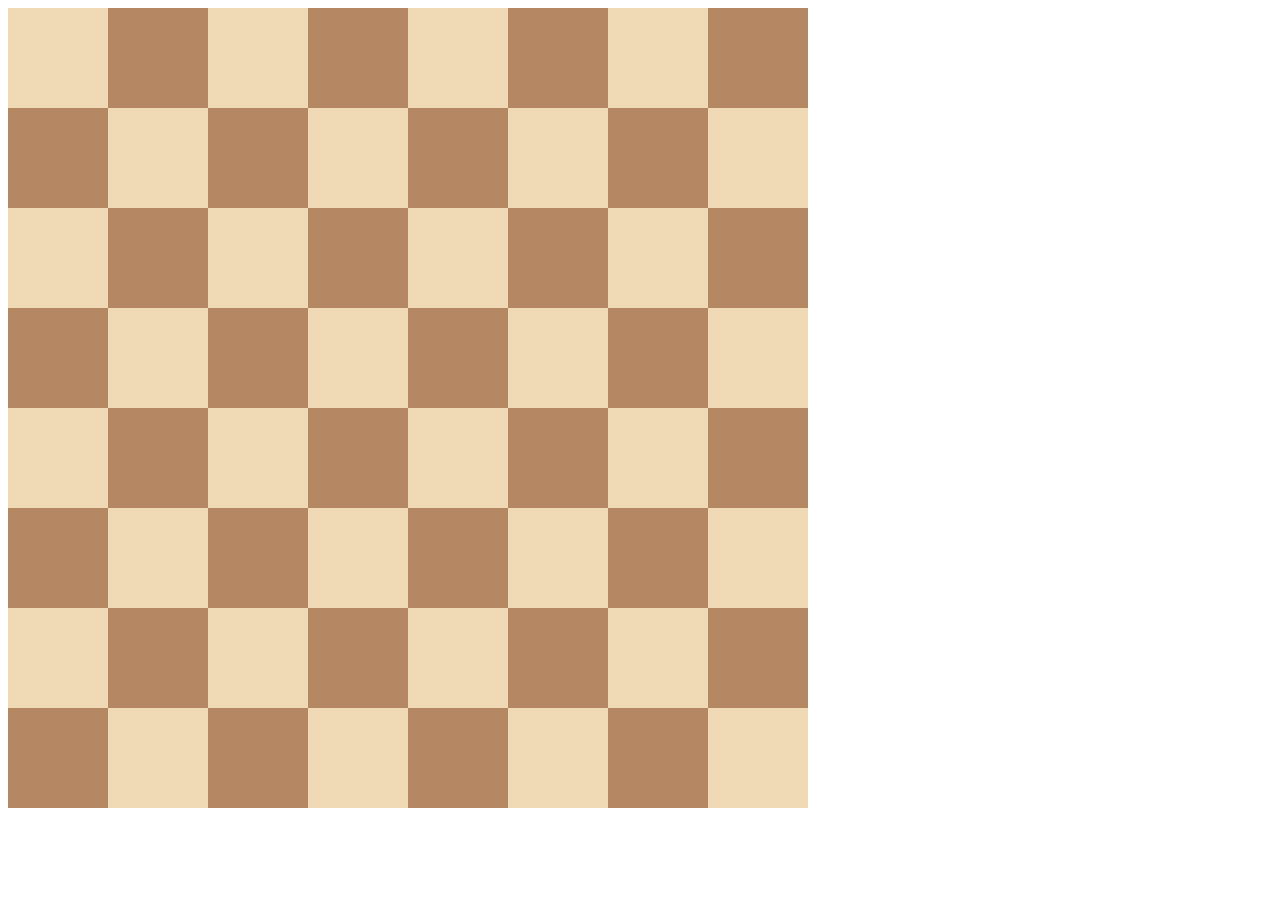
<file: 10.0 Display Grid/index.html>
<!DOCTYPE html>
<html>

<head>
  <title>Chessboard</title>
  <style>
    /* Write your code here */
    /* Each square should be 100px by 100px */
    /* My colours for white: #f0d9b5, black: #b58863 */
    .container{
      display: grid;
      grid-template-rows: 1fr 1fr 1fr 1fr 1fr 1fr 1fr 1fr;
      grid-template-columns: 1fr 1fr 1fr 1fr 1fr 1fr 1fr 1fr;
      width: 800px;
      gap: 0px;
    }
    .white{
      height: 100px;
      width: 100px;
      background-color: #f0d9b5;
    }
    .black{
      height: 100px;
      width: 100px;
      background-color: #b58863;
    }
  </style>
</head>

<body>
  <div class="container">
    <div class="white"></div>
    <div class="black"></div>
    <div class="white"></div>
    <div class="black"></div>
    <div class="white"></div>
    <div class="black"></div>
    <div class="white"></div>
    <div class="black"></div>
    <div class="black"></div>
    <div class="white"></div>
    <div class="black"></div>
    <div class="white"></div>
    <div class="black"></div>
    <div class="white"></div>
    <div class="black"></div>
    <div class="white"></div>
    <div class="white"></div>
    <div class="black"></div>
    <div class="white"></div>
    <div class="black"></div>
    <div class="white"></div>
    <div class="black"></div>
    <div class="white"></div>
    <div class="black"></div>
    <div class="black"></div>
    <div class="white"></div>
    <div class="black"></div>
    <div class="white"></div>
    <div class="black"></div>
    <div class="white"></div>
    <div class="black"></div>
    <div class="white"></div>
    <div class="white"></div>
    <div class="black"></div>
    <div class="white"></div>
    <div class="black"></div>
    <div class="white"></div>
    <div class="black"></div>
    <div class="white"></div>
    <div class="black"></div>
    <div class="black"></div>
    <div class="white"></div>
    <div class="black"></div>
    <div class="white"></div>
    <div class="black"></div>
    <div class="white"></div>
    <div class="black"></div>
    <div class="white"></div>
    <div class="white"></div>
    <div class="black"></div>
    <div class="white"></div>
    <div class="black"></div>
    <div class="white"></div>
    <div class="black"></div>
    <div class="white"></div>
    <div class="black"></div>
    <div class="black"></div>
    <div class="white"></div>
    <div class="black"></div>
    <div class="white"></div>
    <div class="black"></div>
    <div class="white"></div>
    <div class="black"></div>
    <div class="white"></div>
  </div>
</body>

</html>
</file>
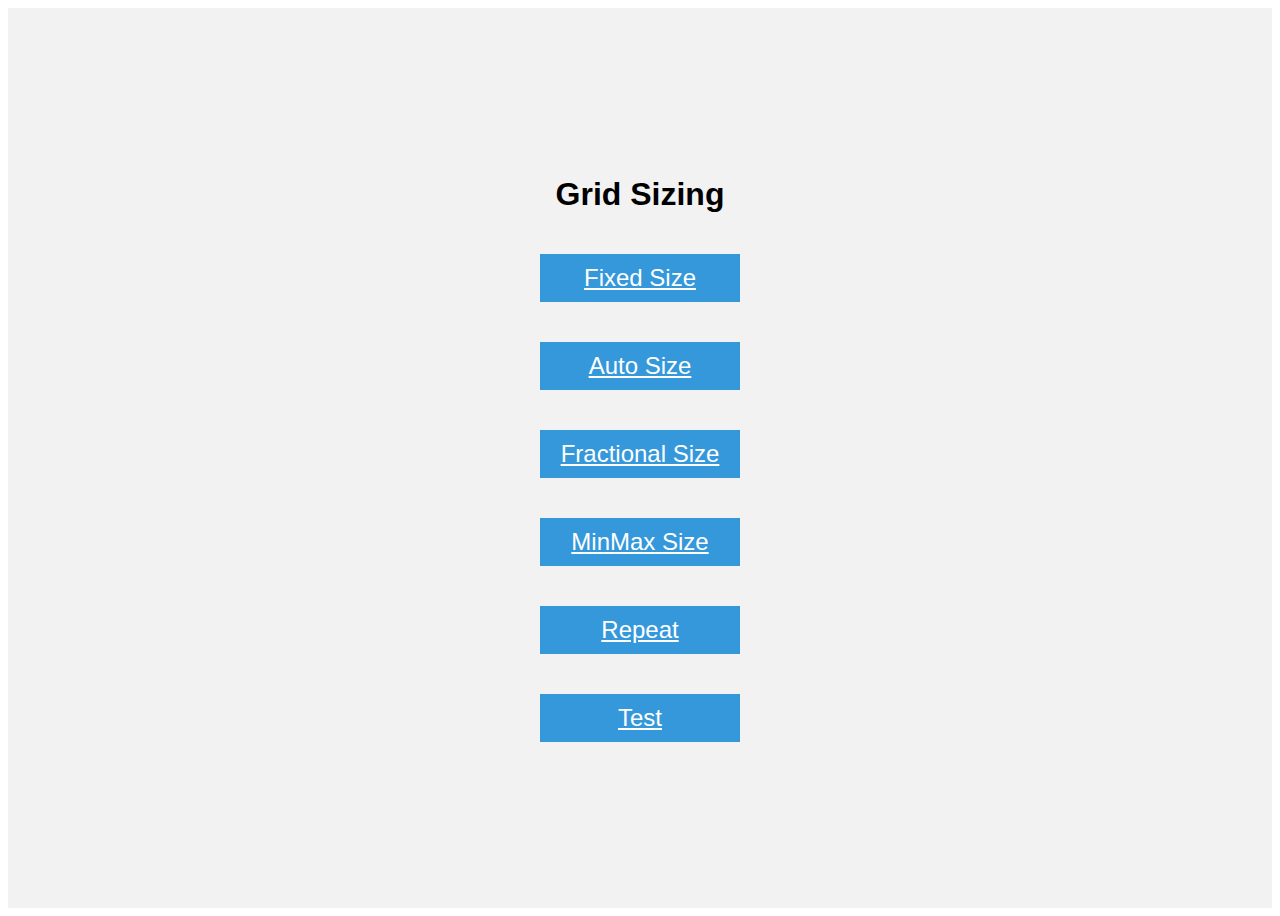
<file: 10.1 Grid Sizing/index.html>
<!DOCTYPE html>
<html lang="en">

<head>
  <meta charset="UTF-8">
  <meta name="google" content="notranslate">
  <meta name="viewport" content="width=device-width, initial-scale=1.0">
  <title>Grid Fundamentals</title>
  <style>
    body {
      font-family: sans-serif;
    }

    .container {
      display: flex;
      justify-content: center;
      align-items: center;
      flex-direction: column;
      height: 100vh;
      background-color: #f2f2f2;
    }

    .item {
      width: 200px;
      margin: 20px;
      background-color: #3498db;
      color: #fff;
      text-align: center;
      line-height: 2;
      font-size: 24px;
    }
  </style>
</head>

<body>
  <div class="container">
    <h1>Grid Sizing</h1>
    <a class="item" href="./fixed-size.html">Fixed Size</a>
    <a class="item" href="./auto-size.html">Auto Size</a>
    <a class="item" href="./fractional-size.html">Fractional Size</a>
    <a class="item" href="./minmax-size.html">MinMax Size</a>
    <a class="item" href="./repeat.html">Repeat</a>
    <a class="item" href="./test.html">Test</a>


  </div>
</body>

</html>
</file>
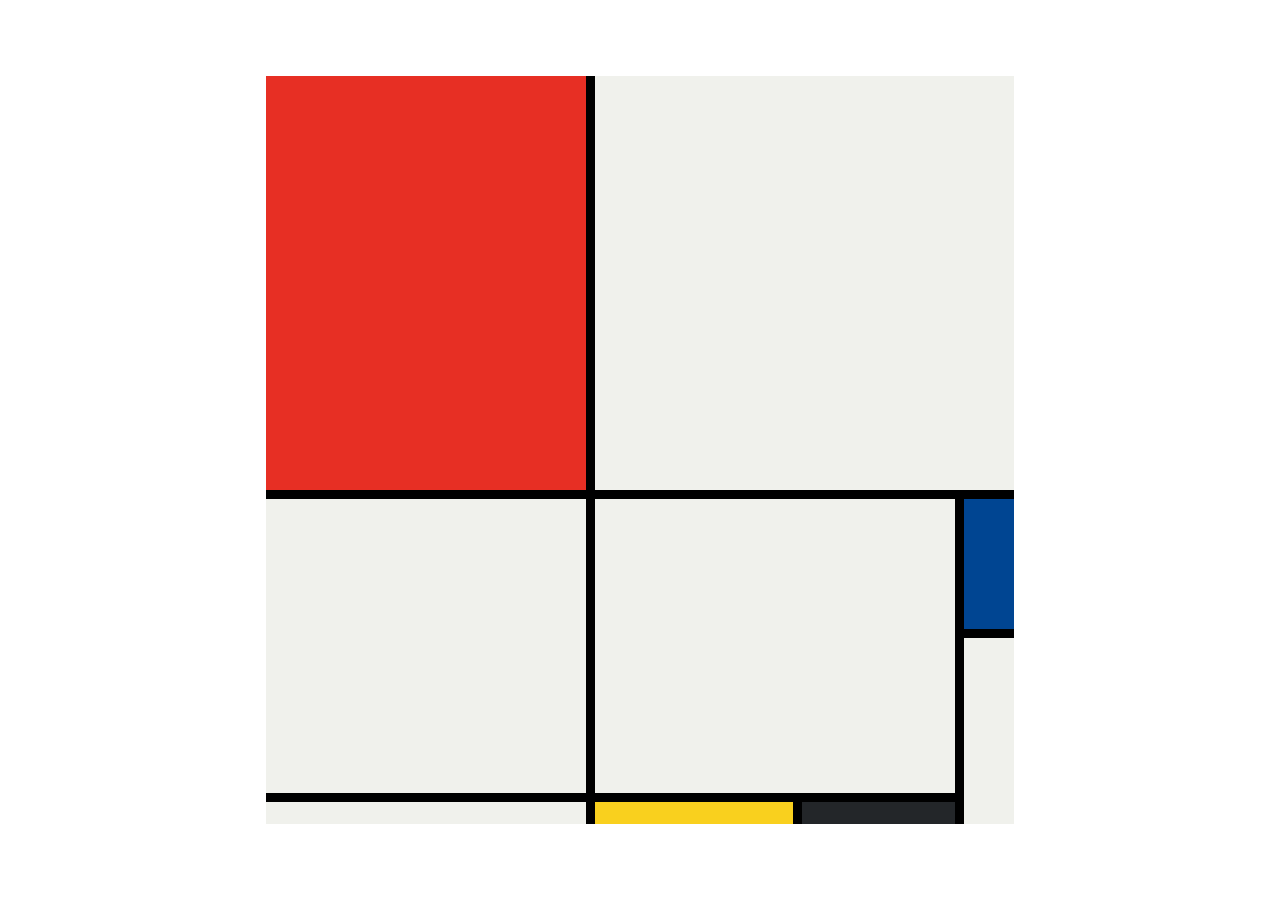
<file: 10.3 Mondrian Project/index.html>
<!DOCTYPE html>
<html lang="en">

<head>
  <meta charset="UTF-8">
  <meta name="viewport" content="width=device-width, initial-scale=1.0">
  <title>Mondrian Project</title>
  <style>
    /* 
    Write your CSS here 
    Gap Colour: #000
    White: #F0F1EC
    Red: #E72F24
    Black: #232629
    Blue: #004592
    Yellow: #F9D01E

    For dimensions, see dimensions.png image.
    HINT: Remember you can't change the properties of grid lines.
    But grid lines are transparent!
    */
    body{
      display: flex;
      justify-content: center;
      align-items: center;
      height: 100vh;
      margin: 0;
      padding: 0;
    }
    .container{
      background-color: #000; 
      height: 748px;
      width: 748px;
      display: grid;
      grid-template-columns: 320px 198px 153px 50px;
      grid-template-rows: 414px 130px 155px 22px;
      gap: 9px;
    }
    .item{
      background-color: white;
    }
    .red{
      background-color: #E72F24;
      grid-column: span 1;
     }
     .white1{
      background-color: #F0F1EC;
      grid-column: span 3;
     }
     .white2{
      background-color: #F0F1EC;
      grid-row: span 2;
      grid-column: span 1;
     }
     .white3{
      background-color: #F0F1EC;
      grid-area: 2 / 2 / 4 / 4 ;
     }
     .blue{
      background-color: #004592;

     }
     .white4{
      background-color: #F0F1EC;
      grid-row: span 2;
     }
     .white5{
      background-color: #F0F1EC;
     }
     .yellow{
      background-color: #F9D01E;
     }
     .black{
      background-color: #232629;
     }
  </style>
</head>

<body>
  <!-- Write your HTML here -->
  <div class="container">
    <div class="item red"></div>
    <div class="item white1"></div>
    <div class="item white2"></div>
    <div class="item white3"></div>
    <div class="item blue"></div>
    <div class="item white4"></div>
    <div class="item white5"></div>
    <div class="item yellow"></div>
    <div class="item black"></div>
  </div>
</body>

</html>
</file>
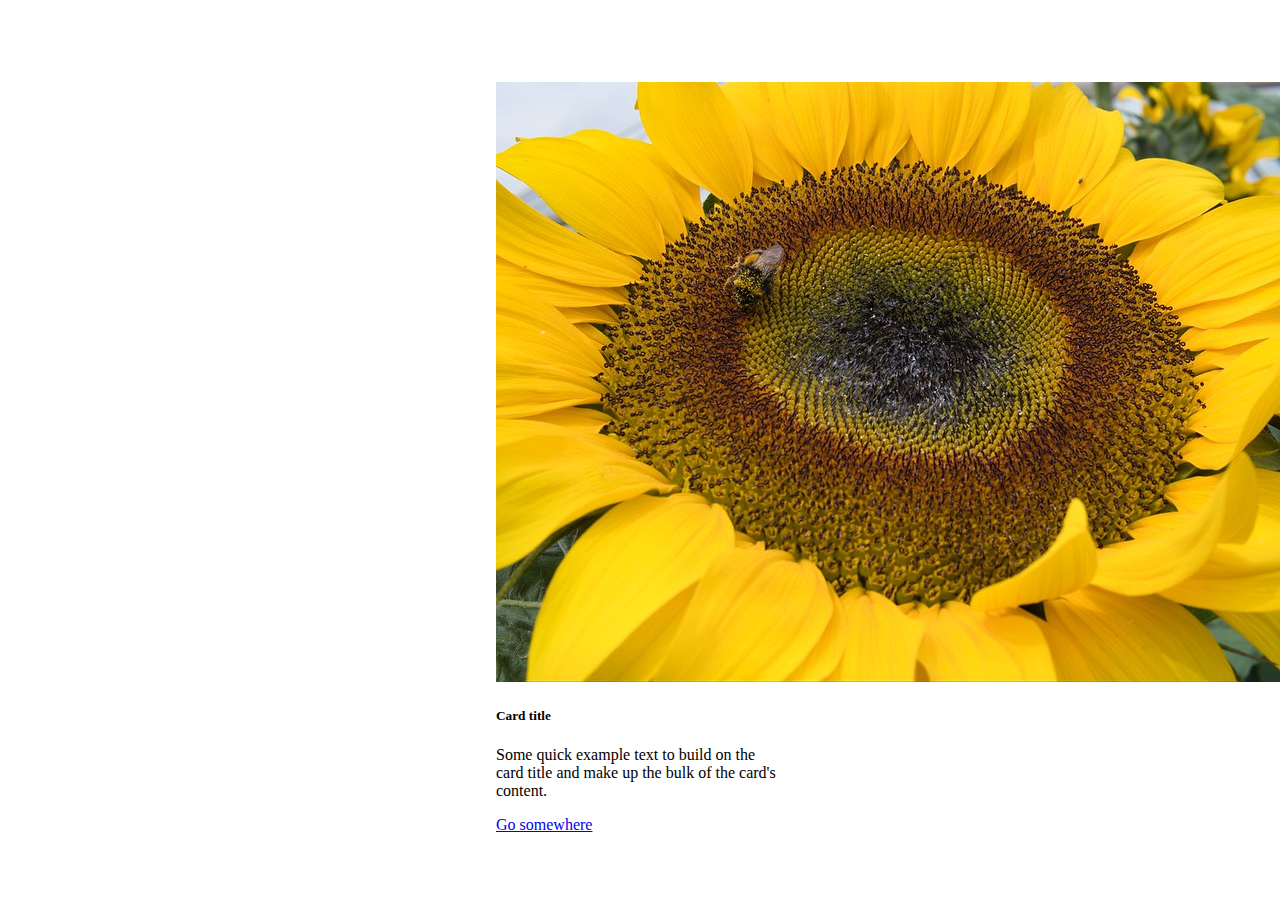
<file: 11.0 Bootstrap Intro/index.html>
<!doctype html>
<html lang="en">

<head>
  <meta charset="utf-8">
  <meta name="viewport" content="width=device-width, initial-scale=1">
  <title>Bootstrap</title>
  <!-- TODO 1: Add the Bootstrap link here. -->
  <link href="https://cdn.jsdelivr.net/npm/bootstrap@5.3.0/dist/css/bootstrap.min.css" rel="stylesheet" integrity="sha384-9ndCyUaIbzAi2FUVXJi0CjmCapSmO7SnpJef0486qhLnuZ2cdeRhO02iuK6FUUVM" crossorigin="anonymous">
  <style>
    /* TODO 4: Use flexbox to center the card in the vertical and horizontal center. */
    .flex-container{
      display: flex;
      justify-content: center;
      align-items: center;
      height: 100vh;
    }
  </style>
</head>

<body>
  <div class="flex-container">
    <!-- TODO 2: Add the Bootstrap Prebuilt Card here -->
    <!-- TODO 3: Change the image src to display the flower.jpg image. -->
    <div class="card" style="width: 18rem;">
      <img src="flower.jpg" class="card-img-top" alt="flower-image">
      <div class="card-body">
        <h5 class="card-title">Card title</h5>
        <p class="card-text">Some quick example text to build on the card title and make up the bulk of the card's content.</p>
        <a href="#" class="btn btn-primary">Go somewhere</a>
      </div>
    </div>
  </div>
</body>

</html>
</file>
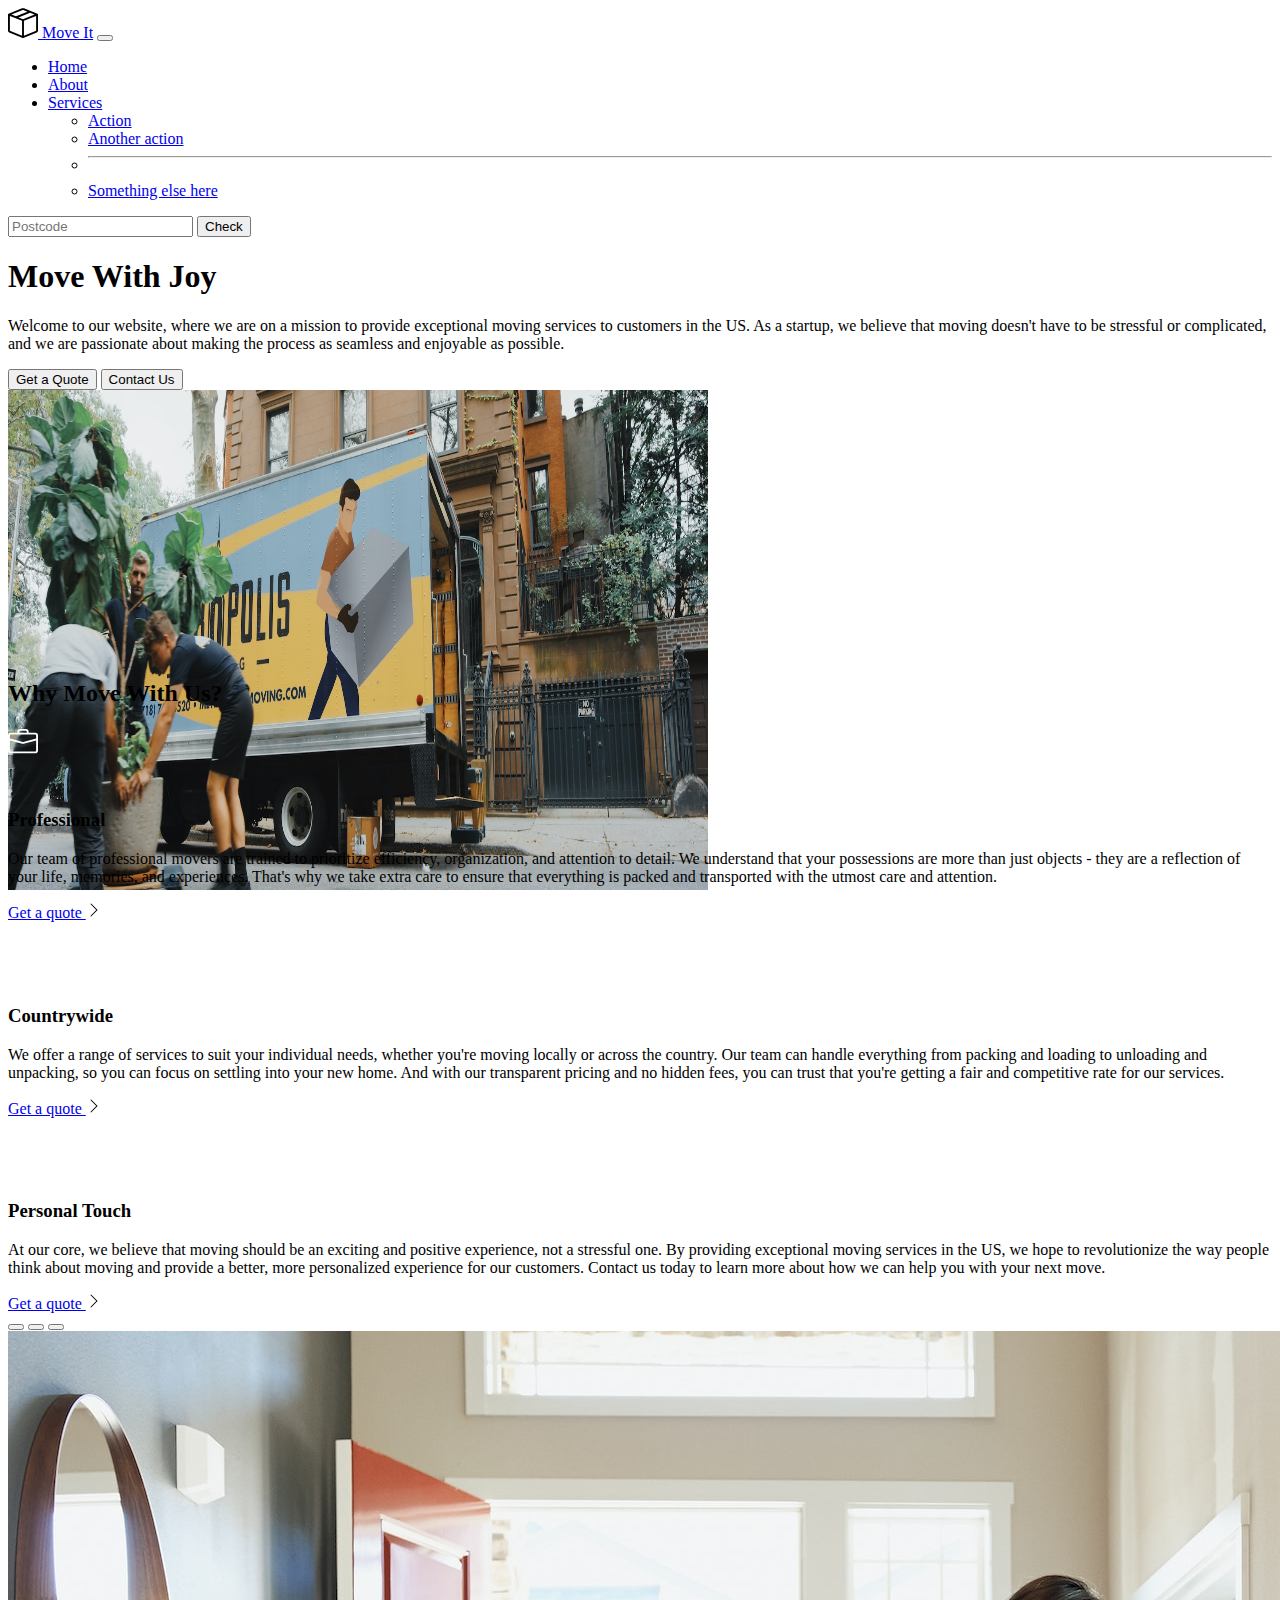
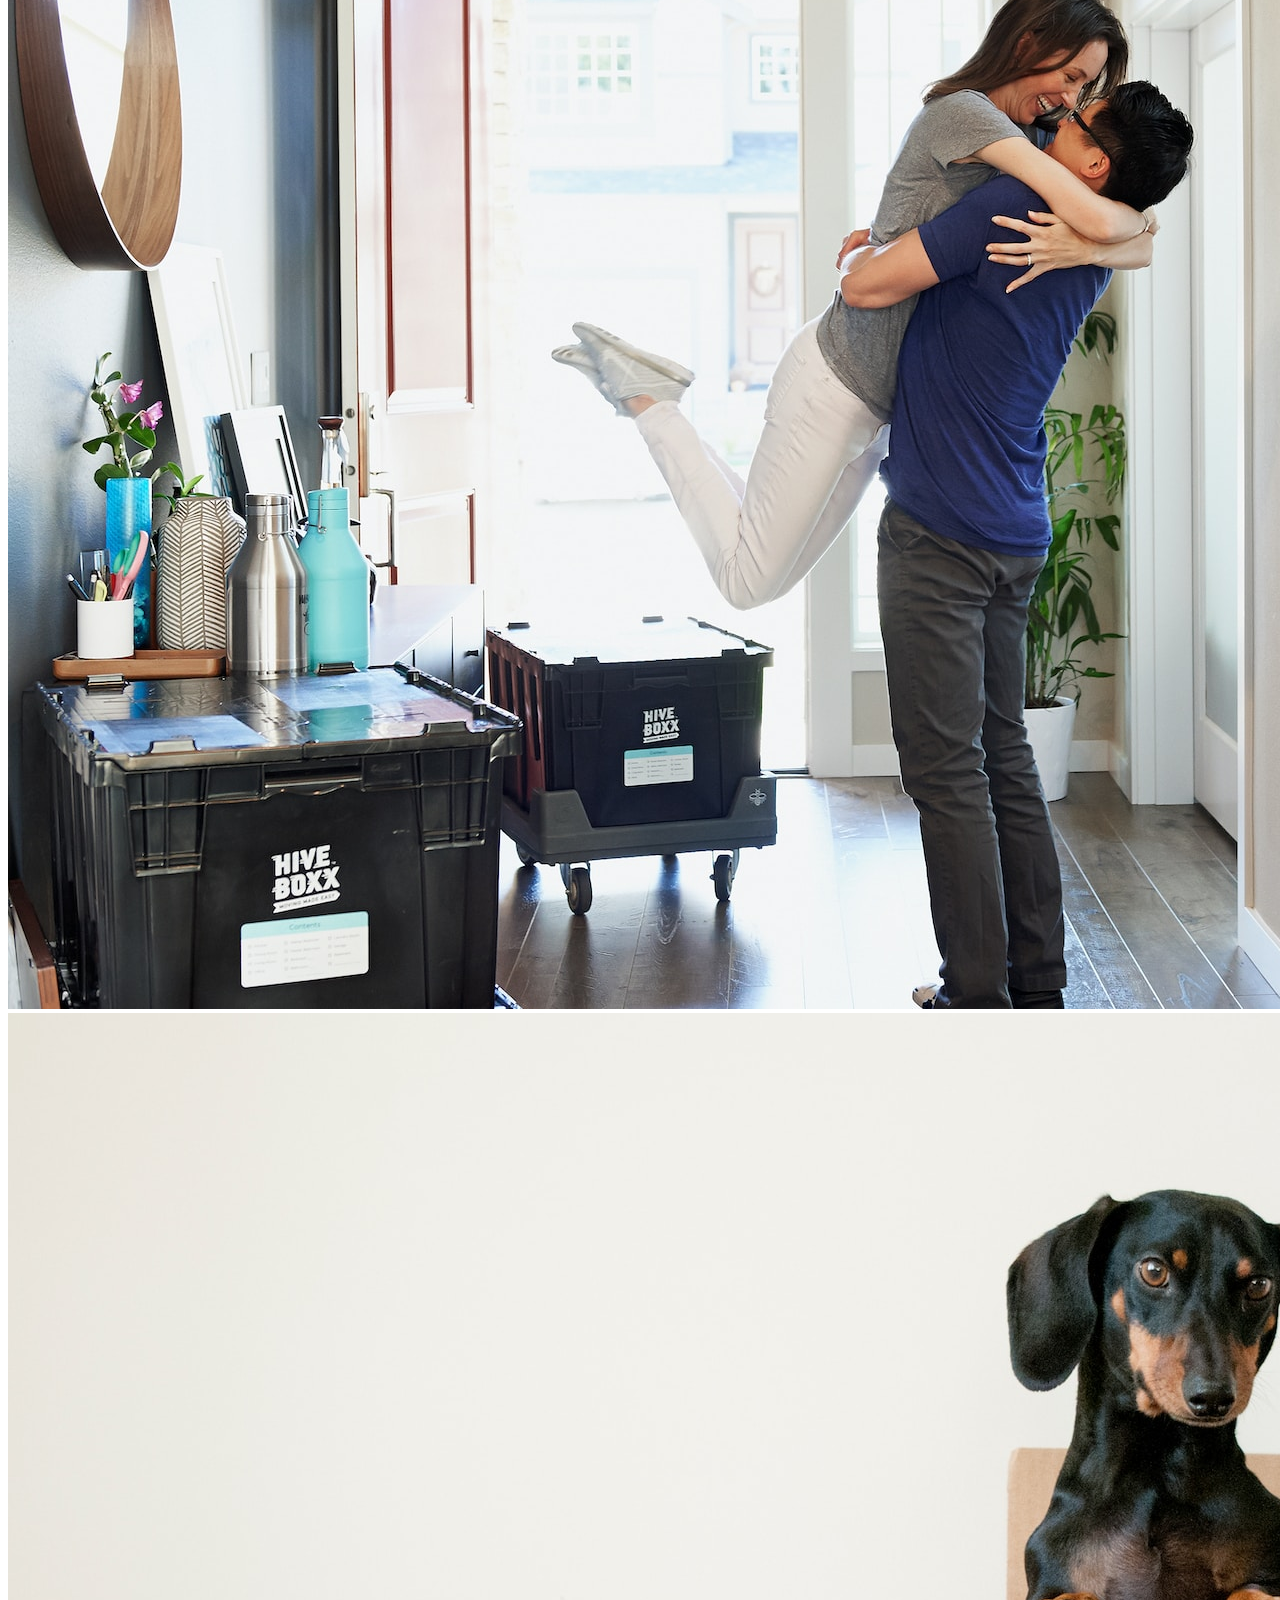
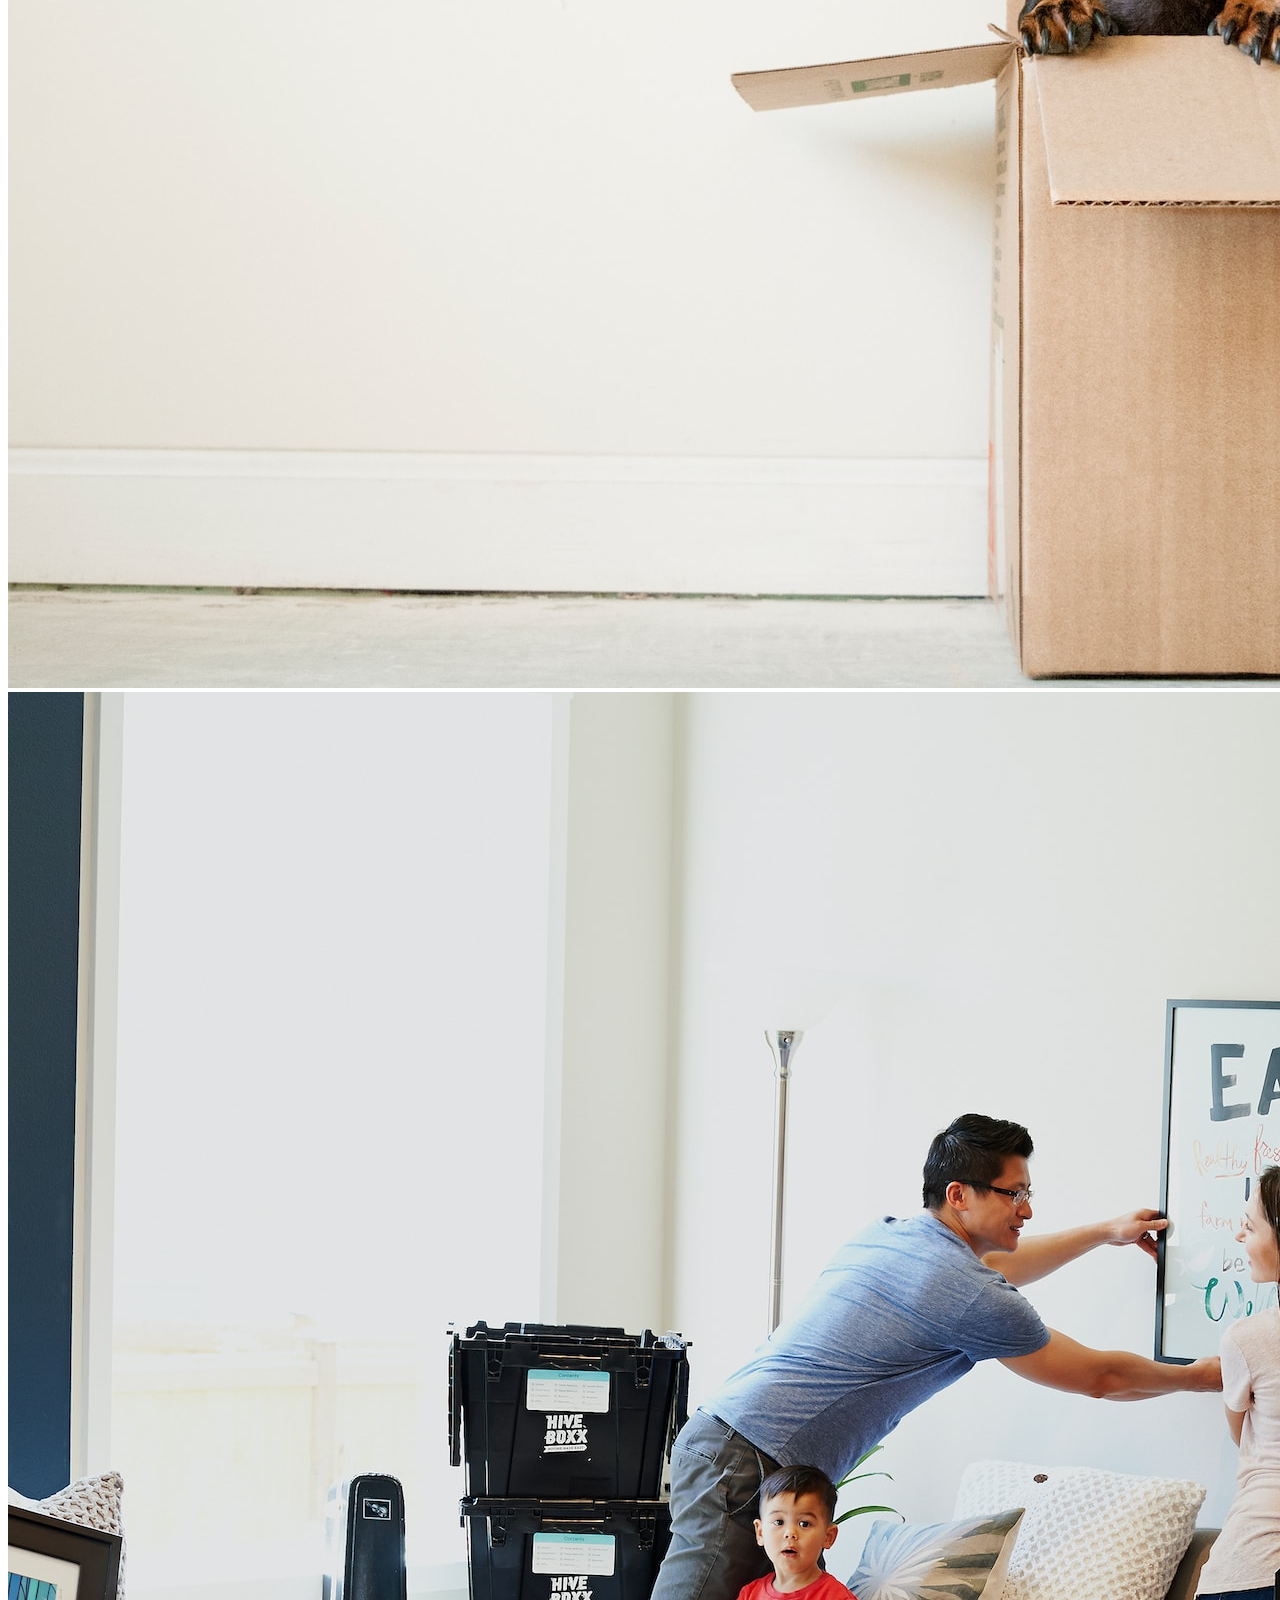
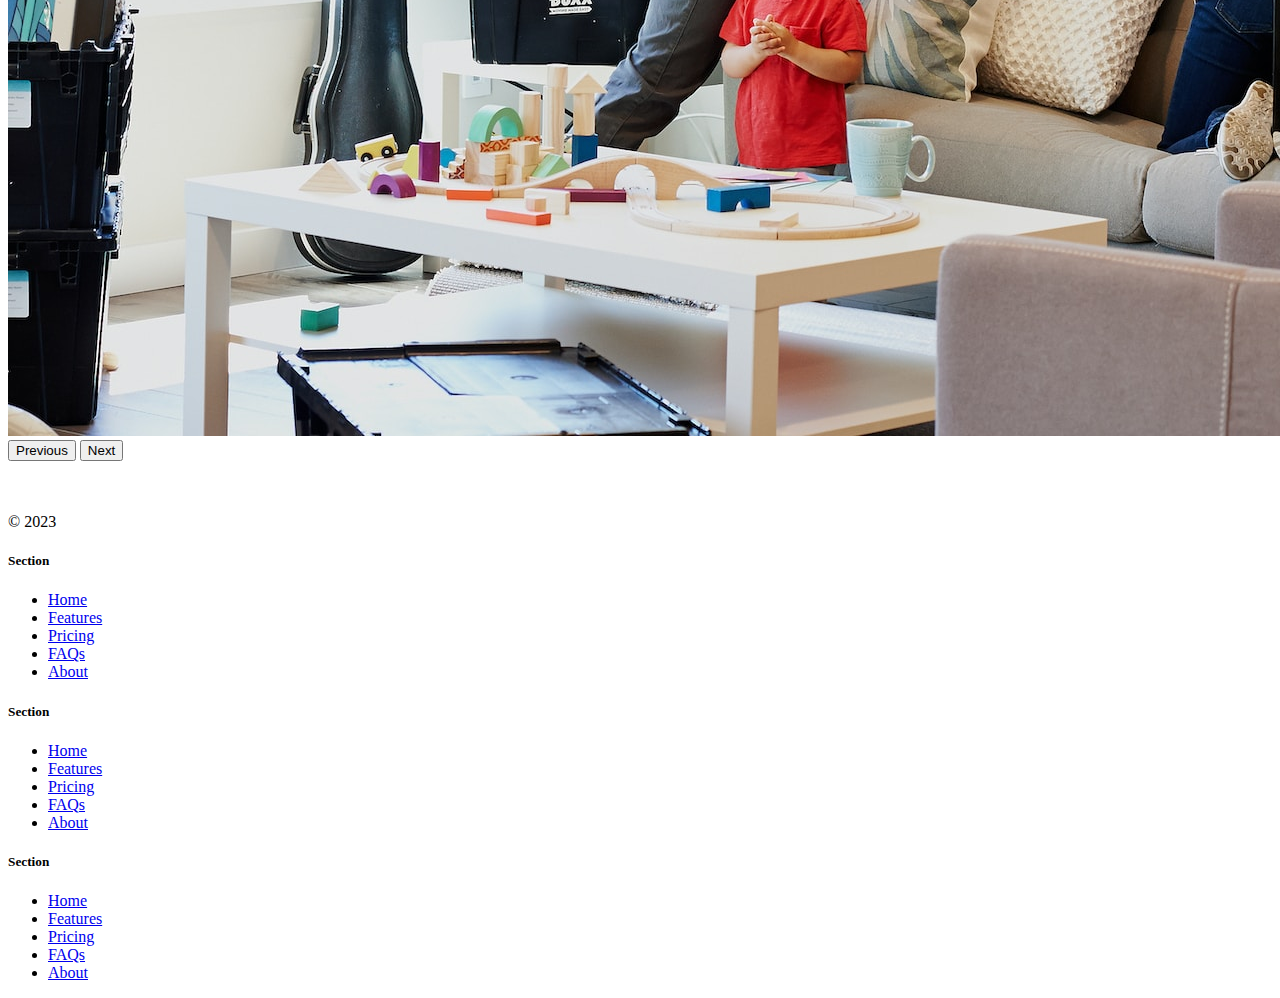
<file: 11.2 Bootstrap Components/index.html>
<!DOCTYPE html>
<html lang="en" data-bs-theme="dark">

<head>
  <meta charset="UTF-8">
  <meta name="viewport" content="width=device-width, initial-scale=1.0">
  <title>Bootstrap Components</title>
  <link href="https://cdn.jsdelivr.net/npm/bootstrap@5.3.0-alpha2/dist/css/bootstrap.min.css" rel="stylesheet"
    integrity="sha384-aFq/bzH65dt+w6FI2ooMVUpc+21e0SRygnTpmBvdBgSdnuTN7QbdgL+OapgHtvPp" crossorigin="anonymous">
  <style>
    .feature-icon {
      width: 4rem;
      height: 4rem;
      border-radius: 0.75rem;
    }
  </style>
</head>

<body>

  <nav class="navbar navbar-expand-lg bg-body-tertiary">
    <div class="container-fluid">
      <a class="navbar-brand" href="#"><img src="./box-seam.svg" alt="moveit brand icon" height="30"> Move It</a>
      <button class="navbar-toggler" type="button" data-bs-toggle="collapse" data-bs-target="#navbarSupportedContent"
        aria-controls="navbarSupportedContent" aria-expanded="false" aria-label="Toggle navigation">
        <span class="navbar-toggler-icon"></span>
      </button>
      <div class="collapse navbar-collapse" id="navbarSupportedContent">
        <ul class="navbar-nav me-auto mb-2 mb-lg-0">
          <li class="nav-item">
            <a class="nav-link active" aria-current="page" href="#">Home</a>
          </li>
          <li class="nav-item">
            <a class="nav-link" href="#">About</a>
          </li>
          <li class="nav-item dropdown">
            <a class="nav-link dropdown-toggle" href="#" role="button" data-bs-toggle="dropdown" aria-expanded="false">
              Services
            </a>
            <ul class="dropdown-menu">
              <li><a class="dropdown-item" href="#">Action</a></li>
              <li><a class="dropdown-item" href="#">Another action</a></li>
              <li>
                <hr class="dropdown-divider">
              </li>
              <li><a class="dropdown-item" href="#">Something else here</a></li>
            </ul>
          </li>
        </ul>
        <form class="d-flex" role="search">
          <input class="form-control me-2" type="search" placeholder="Postcode" aria-label="Search">
          <button class="btn btn-outline-success" type="submit">Check</button>
        </form>
      </div>
    </div>
  </nav>


  <div class="px-4 pt-5 my-5 text-center border-bottom">
    <h1 class="display-4 fw-bold text-body-emphasis">Move With Joy</h1>
    <div class="col-lg-6 mx-auto">
      <p class="lead mb-4">Welcome to our website, where we are on a mission to provide exceptional moving services to
        customers in the US. As a
        startup, we believe that moving doesn't have to be stressful or complicated, and we are passionate about making
        the
        process as seamless and enjoyable as possible.
      </p>
      <div class="d-grid gap-2 d-sm-flex justify-content-sm-center mb-5">
        <button type="button" class="btn btn-primary btn-lg px-4 me-sm-3">Get a Quote</button>
        <button type="button" class="btn btn-outline-secondary btn-lg px-4">Contact Us</button>
      </div>
    </div>
    <div class="overflow-hidden" style="max-height: 30vh;">
      <div class="container px-5">
        <img src="./moving-van.jpg" class="img-fluid border rounded-3 shadow-lg mb-4" alt="Example image" width="700"
          height="500" loading="lazy">
      </div>
    </div>
  </div>

  <div class="container px-4 py-5" id="featured-3">
    <h2 class="pb-2 border-bottom">Why Move With Us?</h2>
    <div class="row g-4 py-5 row-cols-1 row-cols-lg-3">
      <div class="feature col">
        <div
          class="feature-icon d-inline-flex align-items-center justify-content-center text-bg-primary bg-gradient fs-2 mb-3">
          <img src="./briefcase.svg" alt="briefcase" height="30">
        </div>
        <h3 class="fs-2">Professional</h3>
        <p>Our team of professional movers are trained to prioritize efficiency, organization, and attention to detail.
          We
          understand that your possessions are more than just objects - they are a reflection of your life, memories,
          and
          experiences. That's why we take extra care to ensure that everything is packed and transported with the utmost
          care and
          attention.</p>
        <a href="#" class="icon-link">
          Get a quote
          <img src="./chevron-right.svg" alt="chevron-right">
        </a>
      </div>
      <div class="feature col">
        <div
          class="feature-icon d-inline-flex align-items-center justify-content-center text-bg-primary bg-gradient fs-2 mb-3">
          <img src="./bus-front.svg" alt="bus-front" height="30">
        </div>
        <h3 class="fs-2">Countrywide</h3>
        <p>We offer a range of services to suit your individual needs, whether you're moving locally or across the
          country. Our
          team can handle everything from packing and loading to unloading and unpacking, so you can focus on settling
          into your
          new home. And with our transparent pricing and no hidden fees, you can trust that you're getting a fair and
          competitive
          rate for our services.</p>
        <a href="#" class="icon-link">
          Get a quote
          <img src="./chevron-right.svg" alt="chevron-right">
        </a>
      </div>
      <div class="feature col">
        <div
          class="feature-icon d-inline-flex align-items-center justify-content-center text-bg-primary bg-gradient fs-2 mb-3">
          <img src="./chat-square-heart.svg" alt="chat-square-heart" height="30">
        </div>
        <h3 class="fs-2">Personal Touch</h3>
        <p>At our core, we believe that moving should be an exciting and positive experience, not a stressful one. By
          providing
          exceptional moving services in the US, we hope to revolutionize the way people think about moving and provide
          a better,
          more personalized experience for our customers. Contact us today to learn more about how we can help you with
          your next
          move.</p>
        <a href="#" class="icon-link">
          Get a quote
          <img src="./chevron-right.svg" alt="chevron-right">
        </a>
      </div>
    </div>
  </div>
  <div class="container">
    <div id="carouselExampleIndicators" class="carousel slide">
      <div class="carousel-indicators">
        <button type="button" data-bs-target="#carouselExampleIndicators" data-bs-slide-to="0" class="active"
          aria-current="true" aria-label="Slide 1"></button>
        <button type="button" data-bs-target="#carouselExampleIndicators" data-bs-slide-to="1"
          aria-label="Slide 2"></button>
        <button type="button" data-bs-target="#carouselExampleIndicators" data-bs-slide-to="2"
          aria-label="Slide 3"></button>
      </div>
      <div class="carousel-inner">
        <div class="carousel-item active">
          <img src="./couple.jpg" class="d-block w-100" alt="couple">
        </div>
        <div class="carousel-item">
          <img src="./dog.jpg" class="d-block w-100" alt="dog">
        </div>
        <div class="carousel-item">
          <img src="./family.jpg" class="d-block w-100" alt="family">
        </div>
      </div>
      <button class="carousel-control-prev" type="button" data-bs-target="#carouselExampleIndicators"
        data-bs-slide="prev">
        <span class="carousel-control-prev-icon" aria-hidden="true"></span>
        <span class="visually-hidden">Previous</span>
      </button>
      <button class="carousel-control-next" type="button" data-bs-target="#carouselExampleIndicators"
        data-bs-slide="next">
        <span class="carousel-control-next-icon" aria-hidden="true"></span>
        <span class="visually-hidden">Next</span>
      </button>
    </div>
  </div>

  <div class="container">
    <footer class="row row-cols-1 row-cols-sm-2 row-cols-md-5 py-5 my-5 border-top">
      <div class="col mb-3">
        <a href="/" class="d-flex align-items-center mb-3 link-body-emphasis text-decoration-none">
          <svg class="bi me-2" width="40" height="32">
            <use xlink:href="#bootstrap"></use>
          </svg>
        </a>
        <p class="text-body-secondary">© 2023</p>
      </div>

      <div class="col mb-3">

      </div>

      <div class="col mb-3">
        <h5>Section</h5>
        <ul class="nav flex-column">
          <li class="nav-item mb-2"><a href="#" class="nav-link p-0 text-body-secondary">Home</a></li>
          <li class="nav-item mb-2"><a href="#" class="nav-link p-0 text-body-secondary">Features</a></li>
          <li class="nav-item mb-2"><a href="#" class="nav-link p-0 text-body-secondary">Pricing</a></li>
          <li class="nav-item mb-2"><a href="#" class="nav-link p-0 text-body-secondary">FAQs</a></li>
          <li class="nav-item mb-2"><a href="#" class="nav-link p-0 text-body-secondary">About</a></li>
        </ul>
      </div>

      <div class="col mb-3">
        <h5>Section</h5>
        <ul class="nav flex-column">
          <li class="nav-item mb-2"><a href="#" class="nav-link p-0 text-body-secondary">Home</a></li>
          <li class="nav-item mb-2"><a href="#" class="nav-link p-0 text-body-secondary">Features</a></li>
          <li class="nav-item mb-2"><a href="#" class="nav-link p-0 text-body-secondary">Pricing</a></li>
          <li class="nav-item mb-2"><a href="#" class="nav-link p-0 text-body-secondary">FAQs</a></li>
          <li class="nav-item mb-2"><a href="#" class="nav-link p-0 text-body-secondary">About</a></li>
        </ul>
      </div>

      <div class="col mb-3">
        <h5>Section</h5>
        <ul class="nav flex-column">
          <li class="nav-item mb-2"><a href="#" class="nav-link p-0 text-body-secondary">Home</a></li>
          <li class="nav-item mb-2"><a href="#" class="nav-link p-0 text-body-secondary">Features</a></li>
          <li class="nav-item mb-2"><a href="#" class="nav-link p-0 text-body-secondary">Pricing</a></li>
          <li class="nav-item mb-2"><a href="#" class="nav-link p-0 text-body-secondary">FAQs</a></li>
          <li class="nav-item mb-2"><a href="#" class="nav-link p-0 text-body-secondary">About</a></li>
        </ul>
      </div>
    </footer>
  </div>
  <script src="https://cdn.jsdelivr.net/npm/bootstrap@5.3.0-alpha3/dist/js/bootstrap.bundle.min.js"
    integrity="sha384-ENjdO4Dr2bkBIFxQpeoTz1HIcje39Wm4jDKdf19U8gI4ddQ3GYNS7NTKfAdVQSZe"
    crossorigin="anonymous"></script>
</body>

</html>
</file>
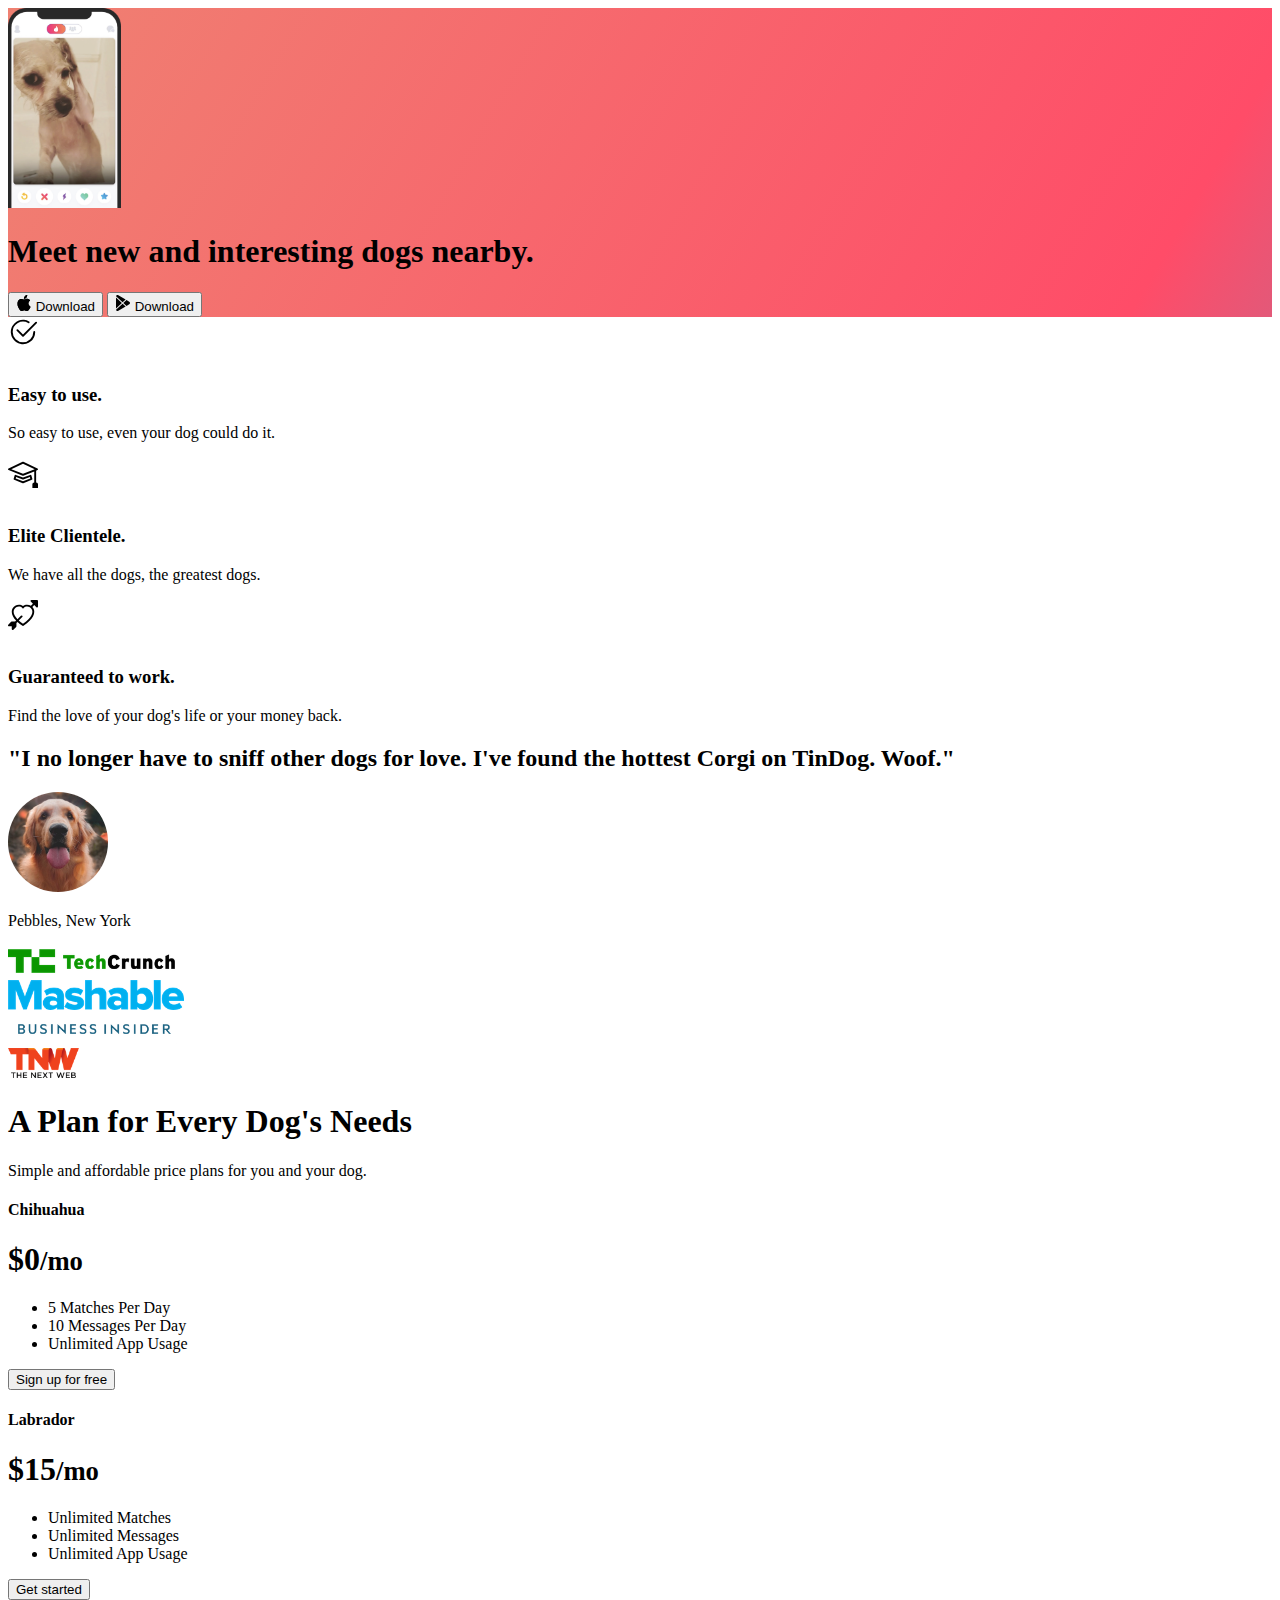
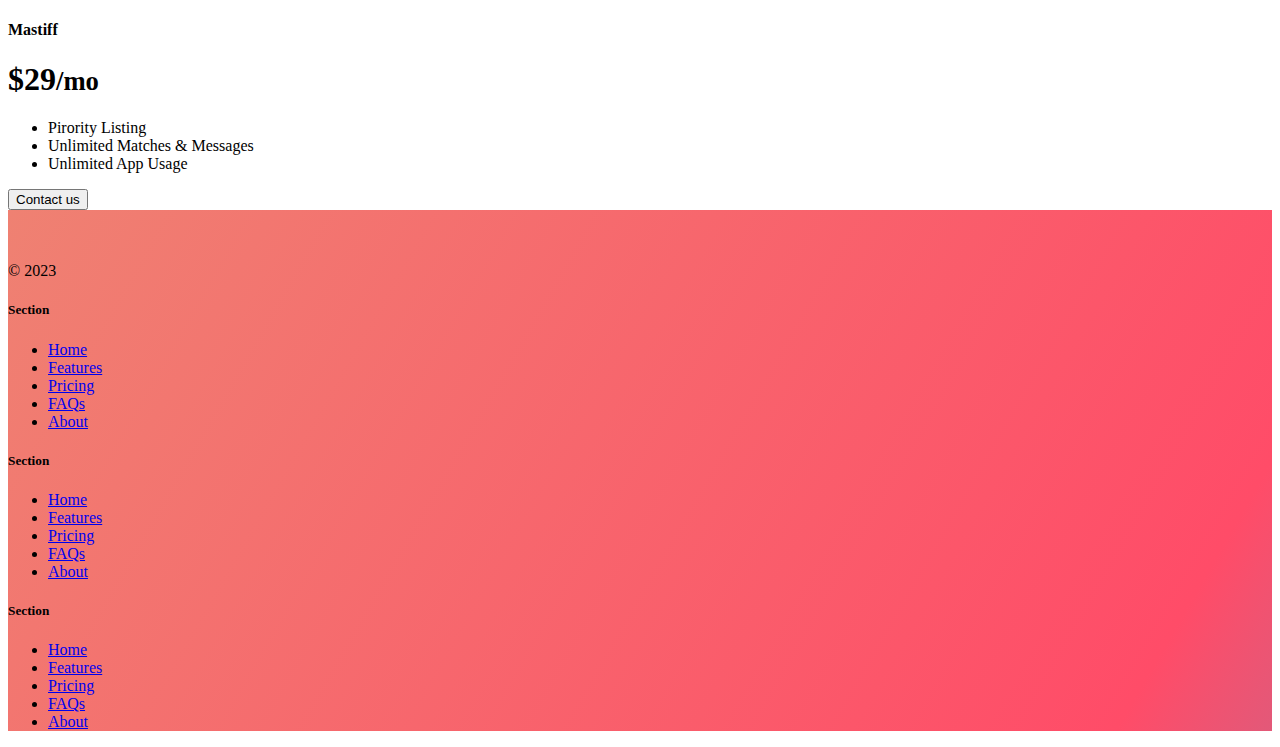
<file: 11.3 TinDog Project/index.html>
<!DOCTYPE html>
<html lang="en">

<head>
  <meta charset="UTF-8">
  <meta name="viewport" content="width=device-width, initial-scale=1.0">
  <title>TinDog</title>
  <link href="https://cdn.jsdelivr.net/npm/bootstrap@5.3.0/dist/css/bootstrap.min.css" rel="stylesheet" integrity="sha384-9ndCyUaIbzAi2FUVXJi0CjmCapSmO7SnpJef0486qhLnuZ2cdeRhO02iuK6FUUVM" crossorigin="anonymous">
  <link rel="stylesheet" href="css/style.css">
</head>

<body>

  <!-- Title -->
  <section id="title" class="gradient-background">
    <div class="container col-xxl-8 px-4 pt-5">
      <div class="row flex-lg-row-reverse align-items-center g-5 pt-5">
        <div class="col-10 col-sm-8 col-lg-6">
          <img src="./images/iphone.png" class="d-block mx-lg-auto img-fluid" alt="Bootstrap Themes" height="200"
            loading="lazy">
        </div>
        <div class="col-lg-6">
          <h1 class="display-5 fw-bold text-body-emphasis lh-1 mb-3">Meet new and interesting dogs nearby.</h1>

          <div class="d-grid gap-2 d-md-flex justify-content-md-start">
            <button type="button" class="btn btn-light btn-lg px-4 me-md-2"><svg xmlns="http://www.w3.org/2000/svg"
                width="16" height="16" fill="currentColor" class="bi bi-apple mb-1" viewBox="0 0 16 16">
                <path
                  d="M11.182.008C11.148-.03 9.923.023 8.857 1.18c-1.066 1.156-.902 2.482-.878 2.516.024.034 1.52.087 2.475-1.258.955-1.345.762-2.391.728-2.43Zm3.314 11.733c-.048-.096-2.325-1.234-2.113-3.422.212-2.189 1.675-2.789 1.698-2.854.023-.065-.597-.79-1.254-1.157a3.692 3.692 0 0 0-1.563-.434c-.108-.003-.483-.095-1.254.116-.508.139-1.653.589-1.968.607-.316.018-1.256-.522-2.267-.665-.647-.125-1.333.131-1.824.328-.49.196-1.422.754-2.074 2.237-.652 1.482-.311 3.83-.067 4.56.244.729.625 1.924 1.273 2.796.576.984 1.34 1.667 1.659 1.899.319.232 1.219.386 1.843.067.502-.308 1.408-.485 1.766-.472.357.013 1.061.154 1.782.539.571.197 1.111.115 1.652-.105.541-.221 1.324-1.059 2.238-2.758.347-.79.505-1.217.473-1.282Z" />
                <path
                  d="M11.182.008C11.148-.03 9.923.023 8.857 1.18c-1.066 1.156-.902 2.482-.878 2.516.024.034 1.52.087 2.475-1.258.955-1.345.762-2.391.728-2.43Zm3.314 11.733c-.048-.096-2.325-1.234-2.113-3.422.212-2.189 1.675-2.789 1.698-2.854.023-.065-.597-.79-1.254-1.157a3.692 3.692 0 0 0-1.563-.434c-.108-.003-.483-.095-1.254.116-.508.139-1.653.589-1.968.607-.316.018-1.256-.522-2.267-.665-.647-.125-1.333.131-1.824.328-.49.196-1.422.754-2.074 2.237-.652 1.482-.311 3.83-.067 4.56.244.729.625 1.924 1.273 2.796.576.984 1.34 1.667 1.659 1.899.319.232 1.219.386 1.843.067.502-.308 1.408-.485 1.766-.472.357.013 1.061.154 1.782.539.571.197 1.111.115 1.652-.105.541-.221 1.324-1.059 2.238-2.758.347-.79.505-1.217.473-1.282Z" />
              </svg> Download</button>
            <button type="button" class="btn btn-outline-light btn-lg px-4"><svg xmlns="http://www.w3.org/2000/svg"
                width="16" height="16" fill="currentColor" class="bi bi-google-play mb-1" viewBox="0 0 16 16">
                <path
                  d="M14.222 9.374c1.037-.61 1.037-2.137 0-2.748L11.528 5.04 8.32 8l3.207 2.96 2.694-1.586Zm-3.595 2.116L7.583 8.68 1.03 14.73c.201 1.029 1.36 1.61 2.303 1.055l7.294-4.295ZM1 13.396V2.603L6.846 8 1 13.396ZM1.03 1.27l6.553 6.05 3.044-2.81L3.333.215C2.39-.341 1.231.24 1.03 1.27Z" />
              </svg> Download</button>
          </div>
        </div>
      </div>
    </div>
  </section>

  <!-- Features -->
  <section id="features">
    <div class="container px-4 py-5" id="hanging-icons">
      <div class="row g-4 py-5 row-cols-1 row-cols-lg-3">
        <div class="col d-flex align-items-start">
          <div class="icon-square text-body-emphasis bg-body-secondary d-inline-flex align-items-center justify-content-center fs-4 flex-shrink-0 me-3">
            <svg xmlns="http://www.w3.org/2000/svg" height="30" fill="currentColor" class="bi bi-check2-circle"
            viewBox="0 0 16 16">
              <path
              d="M2.5 8a5.5 5.5 0 0 1 8.25-4.764.5.5 0 0 0 .5-.866A6.5 6.5 0 1 0 14.5 8a.5.5 0 0 0-1 0 5.5 5.5 0 1 1-11 0z" />
              <path
              d="M15.354 3.354a.5.5 0 0 0-.708-.708L8 9.293 5.354 6.646a.5.5 0 1 0-.708.708l3 3a.5.5 0 0 0 .708 0l7-7z" />
            </svg>
          </div>
          <div>
            <h3 class="fs-2 text-body-emphasis">Easy to use.</h3>
            <p>So easy to use, even your dog could do it.</p>
          </div>
        </div>
        <div class="col d-flex align-items-start">
          <div class="icon-square text-body-emphasis bg-body-secondary d-inline-flex align-items-center justify-content-center fs-4 flex-shrink-0 me-3">
            <svg xmlns="http://www.w3.org/2000/svg" height="30" fill="currentColor" class="bi bi-mortarboard" viewBox="0 0 16 16">
              <path d="M8.211 2.047a.5.5 0 0 0-.422 0l-7.5 3.5a.5.5 0 0 0 .025.917l7.5 3a.5.5 0 0 0 .372 0L14 7.14V13a1 1 0 0 0-1 1v2h3v-2a1 1 0 0 0-1-1V6.739l.686-.275a.5.5 0 0 0 .025-.917l-7.5-3.5ZM8 8.46 1.758 5.965 8 3.052l6.242 2.913L8 8.46Z"/>
              <path d="M4.176 9.032a.5.5 0 0 0-.656.327l-.5 1.7a.5.5 0 0 0 .294.605l4.5 1.8a.5.5 0 0 0 .372 0l4.5-1.8a.5.5 0 0 0 .294-.605l-.5-1.7a.5.5 0 0 0-.656-.327L8 10.466 4.176 9.032Zm-.068 1.873.22-.748 3.496 1.311a.5.5 0 0 0 .352 0l3.496-1.311.22.748L8 12.46l-3.892-1.556Z"/>
              </svg>
          </div>
          <div>
            <h3 class="fs-2 text-body-emphasis">Elite Clientele.</h3>
            <p>We have all the dogs, the greatest dogs.</p>
            </div>
        </div>
        <div class="col d-flex align-items-start">
          <div class="icon-square text-body-emphasis bg-body-secondary d-inline-flex align-items-center justify-content-center fs-4 flex-shrink-0 me-3">
            <svg xmlns="http://www.w3.org/2000/svg" height="30" fill="currentColor" class="bi bi-arrow-through-heart"
              viewBox="0 0 16 16">
                <path fill-rule="evenodd"
                d="M2.854 15.854A.5.5 0 0 1 2 15.5V14H.5a.5.5 0 0 1-.354-.854l1.5-1.5A.5.5 0 0 1 2 11.5h1.793l.53-.53c-.771-.802-1.328-1.58-1.704-2.32-.798-1.575-.775-2.996-.213-4.092C3.426 2.565 6.18 1.809 8 3.233c1.25-.98 2.944-.928 4.212-.152L13.292 2 12.147.854A.5.5 0 0 1 12.5 0h3a.5.5 0 0 1 .5.5v3a.5.5 0 0 1-.854.354L14 2.707l-1.006 1.006c.236.248.44.531.6.845.562 1.096.585 2.517-.213 4.092-.793 1.563-2.395 3.288-5.105 5.08L8 13.912l-.276-.182a21.86 21.86 0 0 1-2.685-2.062l-.539.54V14a.5.5 0 0 1-.146.354l-1.5 1.5Zm2.893-4.894A20.419 20.419 0 0 0 8 12.71c2.456-1.666 3.827-3.207 4.489-4.512.679-1.34.607-2.42.215-3.185-.817-1.595-3.087-2.054-4.346-.761L8 4.62l-.358-.368c-1.259-1.293-3.53-.834-4.346.761-.392.766-.464 1.845.215 3.185.323.636.815 1.33 1.519 2.065l1.866-1.867a.5.5 0 1 1 .708.708L5.747 10.96Z" />
            </svg>
          </div>
          <div>
            <h3 class="fs-2 text-body-emphasis">Guaranteed to work.</h3>
            <p>Find the love of your dog's life or your money back.</p>
            </div>
        </div>
      </div>
    </div>

  </section>

  <!-- Testimonial -->
  <section id="testimonial">
    <div class="my-5">
    <div class="p-5 text-center bg-body-tertiary">
      <div class="container py-5">
        <h2 class="text-body-emphasis">"I no longer have to sniff other dogs for love. I've found the hottest Corgi on
          TinDog. Woof."</h2>
        <img class="profile-img mt-5" src="./images/dog-img.jpg" alt="dog image">
        <p class="col-lg-8 mx-auto lead mt-2">
          Pebbles, New York
        </p>
      </div>

      <div class="container">
        <div class="row">
          <div class="col-lg-3 col-sm-12">
            <img src="./images/techcrunch.png" alt="techcrunch" height="30">
          </div>
          <div class="col-lg-3 col-sm-12">
            <img src="./images/mashable.png" alt="mashable" height="30">
          </div>
          <div class="col-lg-3 col-sm-12">
            <img src="./images/bizinsider.png" alt="bizinsider" height="30">
          </div>
          <div class="col-lg-3 col-sm-12">
            <img src="./images/tnw.png" alt="tnw" height="30">
          </div>
        </div>
      </div>
    </div>
  </div>

  </section>

  <!-- Pricing -->
  <section id="pricing">
    <div class="container">
      <div class="pricing-header p-3 pb-md-4 mx-auto text-center">
        <h1 class="display-4 fw-normal text-body-emphasis">A Plan for Every Dog's Needs</h1>
        <p class="fs-5 text-body-secondary">Simple and affordable price plans for you and your dog.</p>
      </div>
      <div class="row row-cols-1 row-cols-md-3  text-center">
        <div class="col">
          <div class="card mb-4 rounded-3 shadow-sm">
            <div class="card-header py-3">
              <h4 class="my-0 fw-normal">Chihuahua</h4>
            </div>
            <div class="card-body">
              <h1 class="card-title pricing-card-title">$0<small class="text-body-secondary fw-light">/mo</small></h1>
              <ul class="list-unstyled mt-3 mb-4">
                <li>5 Matches Per Day</li>
                <li>10 Messages Per Day</li>
                <li> Unlimited App Usage</li>
              </ul>
              <button type="button" class="w-100 btn btn-lg btn-outline-dark">Sign up for free</button>
            </div>
          </div>
        </div>
        <div class="col">
          <div class="card mb-4 rounded-3 shadow-sm">
            <div class="card-header py-3">
              <h4 class="my-0 fw-normal">Labrador</h4>
            </div>
            <div class="card-body">
              <h1 class="card-title pricing-card-title">$15<small class="text-body-secondary fw-light">/mo</small></h1>
              <ul class="list-unstyled mt-3 mb-4">
                <li>Unlimited Matches</li>
                <li>Unlimited Messages</li>
                <li>Unlimited App Usage</li>
              </ul>
              <button type="button" class="w-100 btn btn-lg btn-dark">Get started</button>
            </div>
          </div>
        </div>
        <div class="col">
          <div class="card mb-4 rounded-3 shadow-sm border-dark">
            <div class="card-header py-3 text-bg-dark border-dark">
              <h4 class="my-0 fw-normal">Mastiff</h4>
            </div>
            <div class="card-body">
              <h1 class="card-title pricing-card-title">$29<small class="text-body-secondary fw-light">/mo</small></h1>
              <ul class="list-unstyled mt-3 mb-4">
                <li>Pirority Listing</li>
                <li>Unlimited Matches & Messages</li>
                <li>Unlimited App Usage</li>
              </ul>
              <button type="button" class="w-100 btn btn-lg btn-dark">Contact us</button>
            </div>
          </div>
        </div>
      </div>
    </div>

  </section>

  <!-- Footer -->
  <section id="footer" class="gradient-background">
    <div class="container">
      <footer class="row row-cols-1 row-cols-sm-2 row-cols-md-5 py-5 border-top">
        <div class="col mb-3">
          <a href="/" class="d-flex align-items-center mb-3 link-body-emphasis text-decoration-none">
            <svg class="bi me-2" width="40" height="32"><use xlink:href="#bootstrap"></use></svg>
          </a>
          <p class="text-body-secondary">© 2023</p>
        </div>
    
        <div class="col mb-3">
    
        </div>
    
        <div class="col mb-3">
          <h5>Section</h5>
          <ul class="nav flex-column">
            <li class="nav-item mb-2"><a href="#" class="nav-link p-0 text-body-secondary">Home</a></li>
            <li class="nav-item mb-2"><a href="#" class="nav-link p-0 text-body-secondary">Features</a></li>
            <li class="nav-item mb-2"><a href="#" class="nav-link p-0 text-body-secondary">Pricing</a></li>
            <li class="nav-item mb-2"><a href="#" class="nav-link p-0 text-body-secondary">FAQs</a></li>
            <li class="nav-item mb-2"><a href="#" class="nav-link p-0 text-body-secondary">About</a></li>
          </ul>
        </div>
    
        <div class="col mb-3">
          <h5>Section</h5>
          <ul class="nav flex-column">
            <li class="nav-item mb-2"><a href="#" class="nav-link p-0 text-body-secondary">Home</a></li>
            <li class="nav-item mb-2"><a href="#" class="nav-link p-0 text-body-secondary">Features</a></li>
            <li class="nav-item mb-2"><a href="#" class="nav-link p-0 text-body-secondary">Pricing</a></li>
            <li class="nav-item mb-2"><a href="#" class="nav-link p-0 text-body-secondary">FAQs</a></li>
            <li class="nav-item mb-2"><a href="#" class="nav-link p-0 text-body-secondary">About</a></li>
          </ul>
        </div>
    
        <div class="col mb-3">
          <h5>Section</h5>
          <ul class="nav flex-column">
            <li class="nav-item mb-2"><a href="#" class="nav-link p-0 text-body-secondary">Home</a></li>
            <li class="nav-item mb-2"><a href="#" class="nav-link p-0 text-body-secondary">Features</a></li>
            <li class="nav-item mb-2"><a href="#" class="nav-link p-0 text-body-secondary">Pricing</a></li>
            <li class="nav-item mb-2"><a href="#" class="nav-link p-0 text-body-secondary">FAQs</a></li>
            <li class="nav-item mb-2"><a href="#" class="nav-link p-0 text-body-secondary">About</a></li>
          </ul>
        </div>
      </footer>
    </div>
  
  </section>
</body>

</html>
</file>
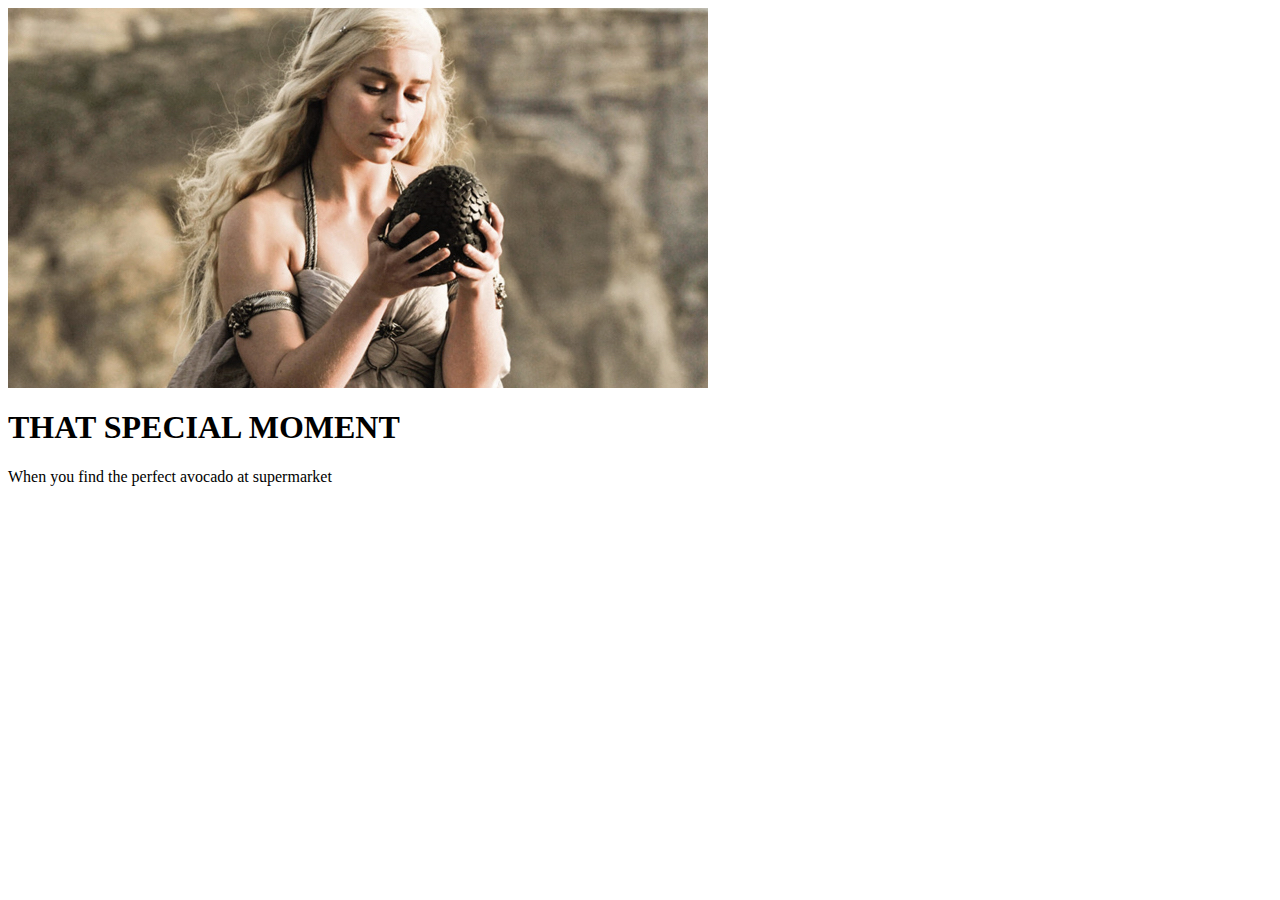
<file: 6.4 Motivation Meme Project/index.html>
<!-- 
  TODO: Create a motivational post website.
Style it how ever you like. 
Look at the goal image for inspiration.
But it must have the following features:
1. The main h1 text should be using the Regular Libre Baskerville Font from Google Fonts:
  https://fonts.google.com/specimen/Libre+Baskerville
2. The text should be white and background black.
3. Add your own image into the images folder inside assets. It should have a 5px white border.
4. The text should be center aligned.
5. Create a div to contain the h1, p and img elements. Adjust the margins so that the image and text are centered on the page. 
  Hint: You horizontally center a div by giving it a width of 50% and a margin-left of 25%.
  Hint: Set the image to have a width of 100% so it fills the div. 
6. Read about the text-transform property on MDN docs to make the h1 uppercase with CSS.
  https://developer.mozilla.org/en-US/docs/Web/CSS/text-transform 
-->
<html>
<head>
  <title>Motivational Meme</title>
</head>  
<body>
  <div class="container">
    <img src="assets/images/daenerys.jpeg" alt="daenerys picture">
    <h1> THAT SPECIAL MOMENT </h1>
    <p>When you find the perfect avocado at supermarket</p>
  </div>
</body>
</html>
</file>
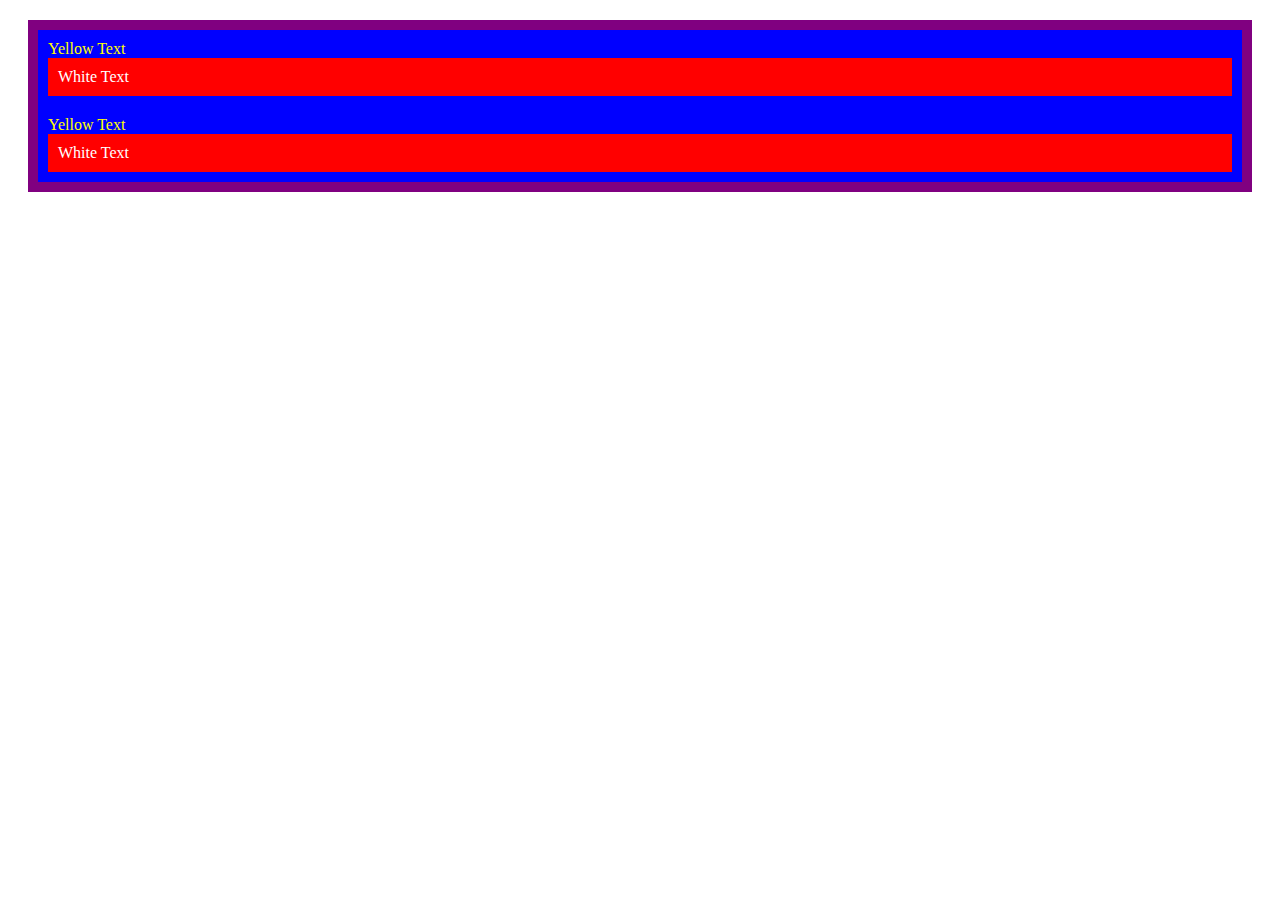
<file: 7.0 CSS Cascade/index.html>
<!DOCTYPE html>
<html lang="en">

<head>
  <meta charset="UTF-8">
  <title>CSS Cascade</title>
  <link rel="stylesheet" href="./style.css">
</head>

<body>
  <div id="outer-box" class="box">
    <div class="box">
      <p>Yellow Text</p>
      <div class="box inner-box">
        <p class="white-text">White Text</p>
      </div>
    </div>
    <div class="box">
      <p>Yellow Text</p>
      <div class="box inner-box">
        <p class="white-text">White Text</p>
      </div>
    </div>
  </div>
</body>

</html>
</file>
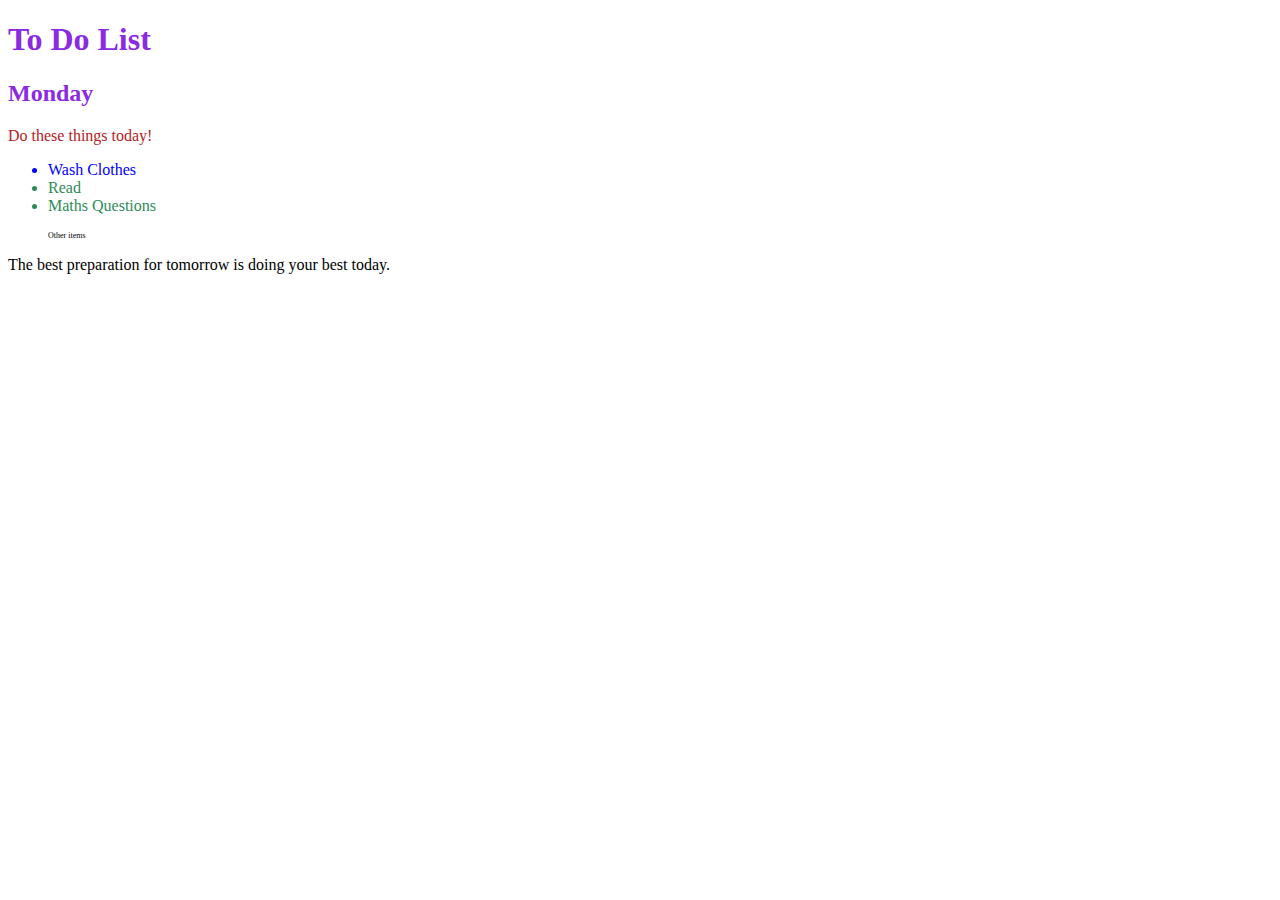
<file: 7.1 Combining Selectors/index.html>
<!DOCTYPE html>
<html lang="en">

<head>
  <meta charset="UTF-8">
  <title>Combining CSS Selectors</title>
  <link rel="stylesheet" href="./style.css">
</head>

<!-- Don't change any of the HTML code! -->

<body>
  <h1>To Do List</h1>
  <h2>Monday</h2>
  <div class="box">
    <p class="done">Do these things today!</p>
    <ul class="list">
      <li>Wash Clothes</li>
      <li class="done">Read</li>
      <li class="done">Maths Questions</li>
    </ul>
  </div>

  <ul>
    <p class="done">Other items</p>
  </ul>
  <p>The best preparation for tomorrow is doing your best today.</p>

</body>

</html>
</file>
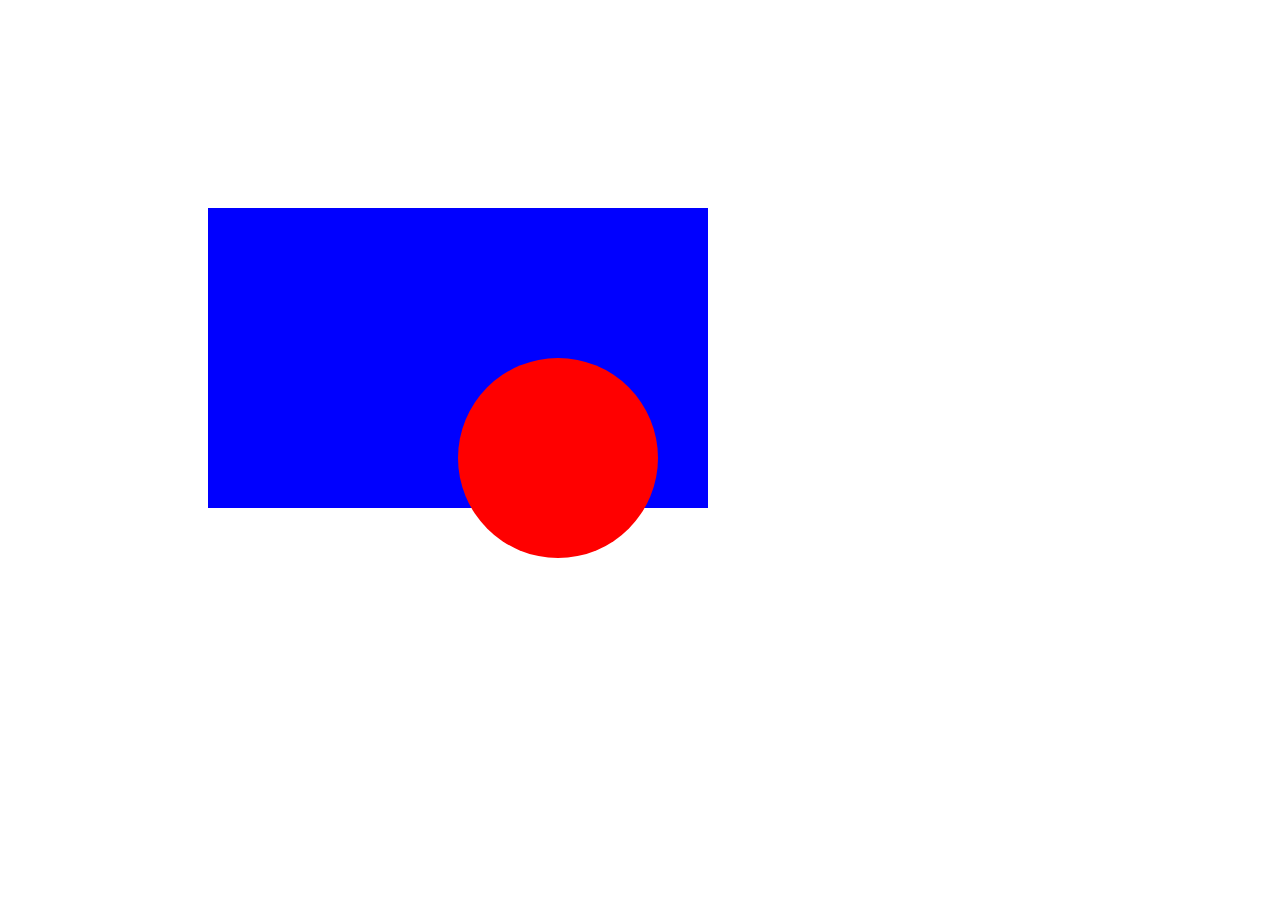
<file: 7.2 CSS Positioning/index.html>
<!DOCTYPE html>
<html>

<head>
  <title>CSS Positioning Exercise</title>
  <style>
    /* Write your code here */
    .blue-box{
      background-color: blue;
      height: 300px;
      width: 500px;
      position: relative;
      top: 200px;
      left: 200px;
    }
    .red-circle{
      background-color: red;
      height: 200px;
      width: 200px;
      border-radius: 50%;
      position: absolute;
      left: 250px;
      top: 150px;
    }
  </style>
</head>

<body>
  <div class="blue-box">
    <div class="red-circle">
    </div>
  </div>

</body>

</html>
</file>
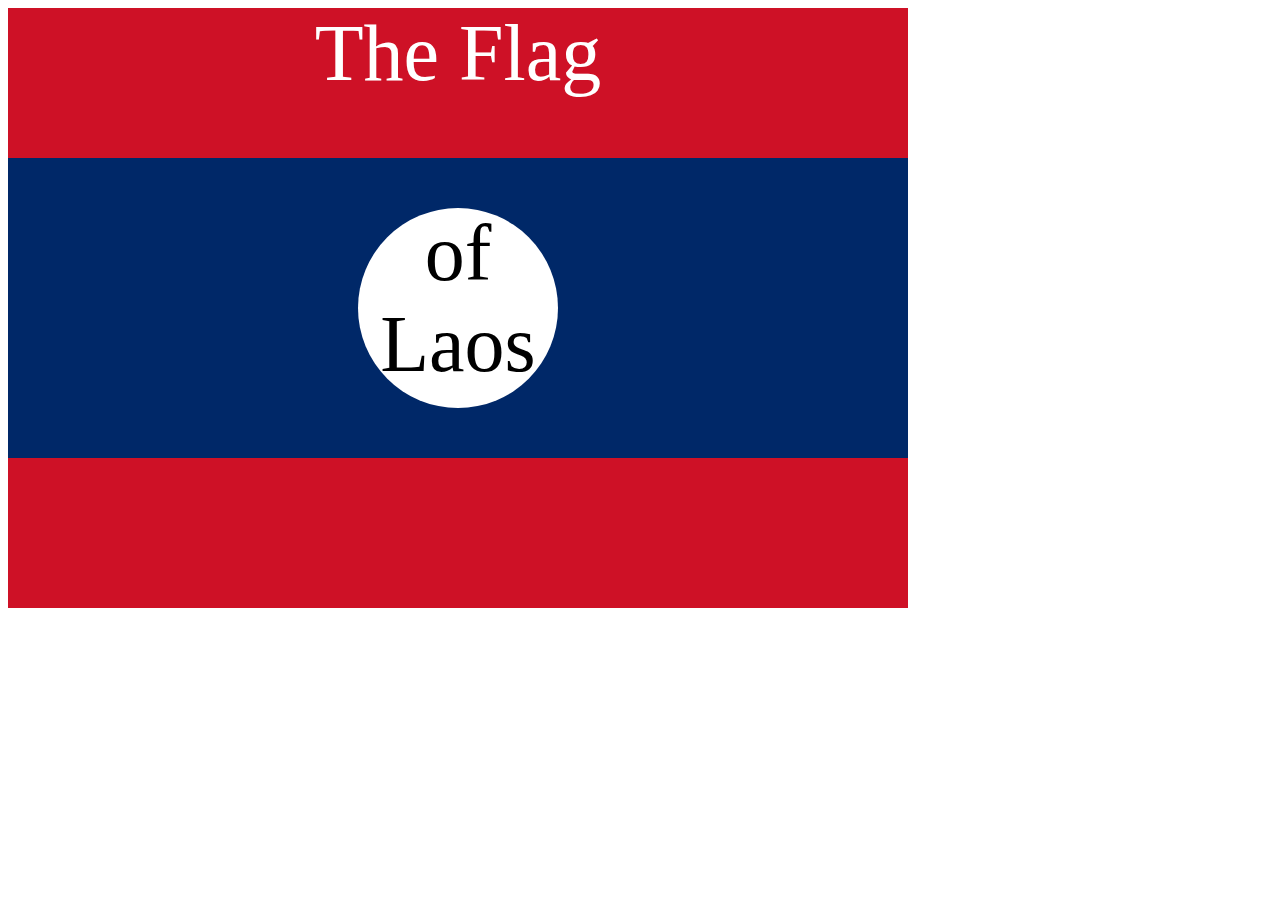
<file: 7.3 CSS Flag Project/index.html>
<!DOCTYPE html>
<html lang="en">

<head>
  <meta charset="UTF-8">
  <title>CSS Flag Project</title>
  <style>
    /* Write your CSS Code here */
    .flag{
      width: 900px;
      height: 600px;
      background-color: #ce1126;
      position: relative;
      
    }
    .flag > p{
      color: white;
      /* font-weight: 4.5rem; */
    }
    .flag > div{
      width: 100%;
      height: 300px;
      background-color: #002868;
      position: absolute;
      top: 25%;
    } 
    .flag > div > div{
      width: 200px;
      height: 200px;
      border-radius: 50%;
      background-color: white;
      position: relative;
      top: 50px;
      left: 350px;
    }
    p{
      margin: 0;
      font-size: 5rem;
      text-align: center;
    }
  </style>
</head>

<!-- 
  IMPORTANT! Do not change any HTML
Don't add any classes/ids/elements 
Use what you know about combining selectors 
and CSS specificity instead.
Hint 1: The flag is 900px by 600px and the circle is 200px by 200px.
Hint 2: You can use CSS inspection to get the colors from
https://appbrewery.github.io/flag-of-laos/
-->

<body>
  <div class="flag">
    <p>The Flag</p>
    <div>
      <div>
        <p>of Laos</p>
      </div>
    </div>
  </div>
</body>

</html>
</file>
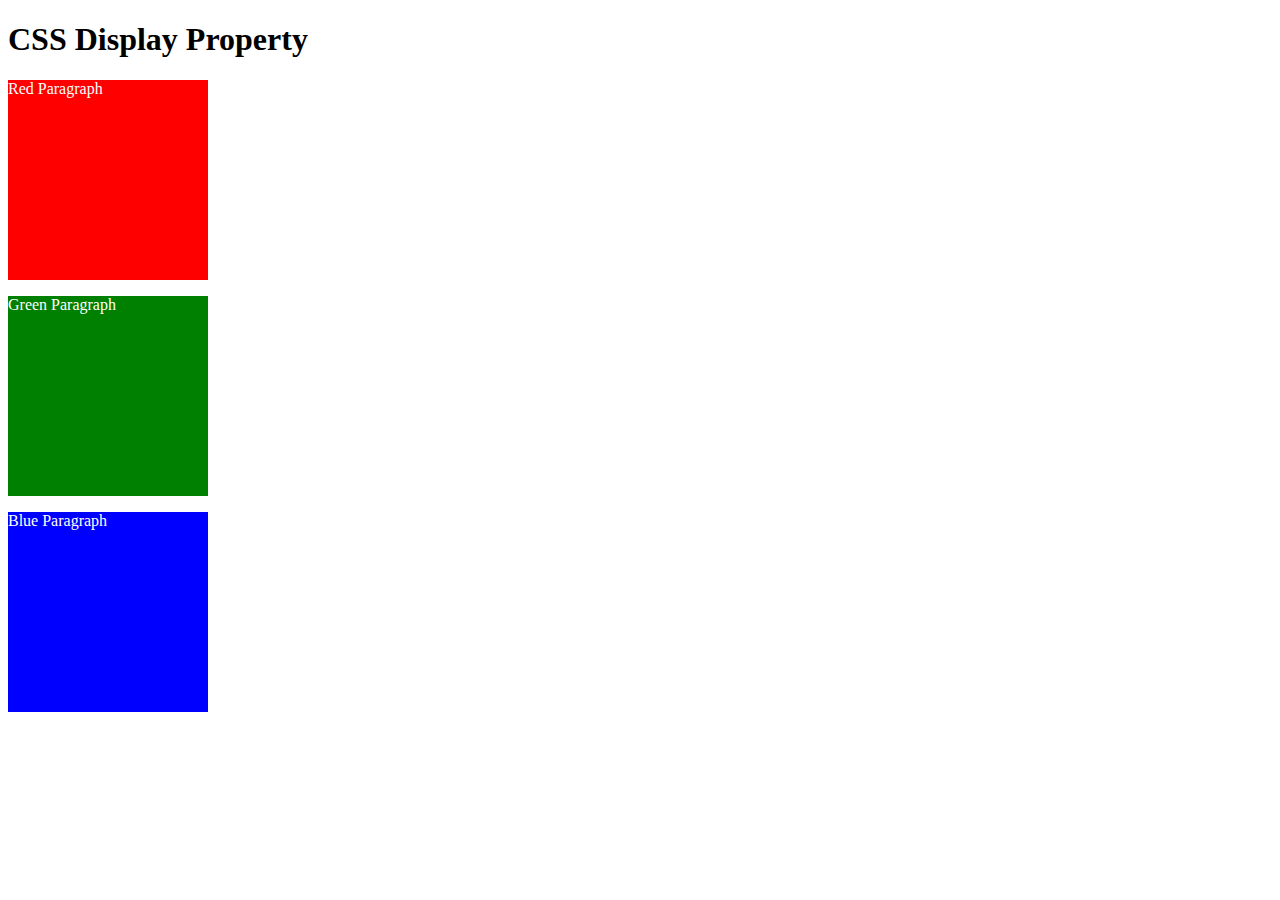
<file: 8.0 CSS Display/index.html>
<!DOCTYPE html>
<html>

<!-- 
  TODO
1. By changing only the display property of the CSS make all 3 squares line up horizontally like in goal1 image.
2. Change only the display property to make all 3 squares line up vertically like in goal2 image. 
-->

<head>
  <title>CSS Display Property Example</title>
  <style>
    p {
      color: white;
    }

    .red {
      display: block;
      width: 200px;
      height: 200px;
      background-color: red;
    }

    .green {
      display:block;
      width: 200px;
      height: 200px;
      background-color: green;
    }

    .blue {
      display: block;
      width: 200px;
      height: 200px;
      background-color: blue;
    }
  </style>
</head>


<body>
  <h1>CSS Display Property</h1>
  <p class="red">Red Paragraph </p>
  <p class="green">Green Paragraph</p>
  <p class="blue">Blue Paragraph</p>
</body>

</html>
</file>
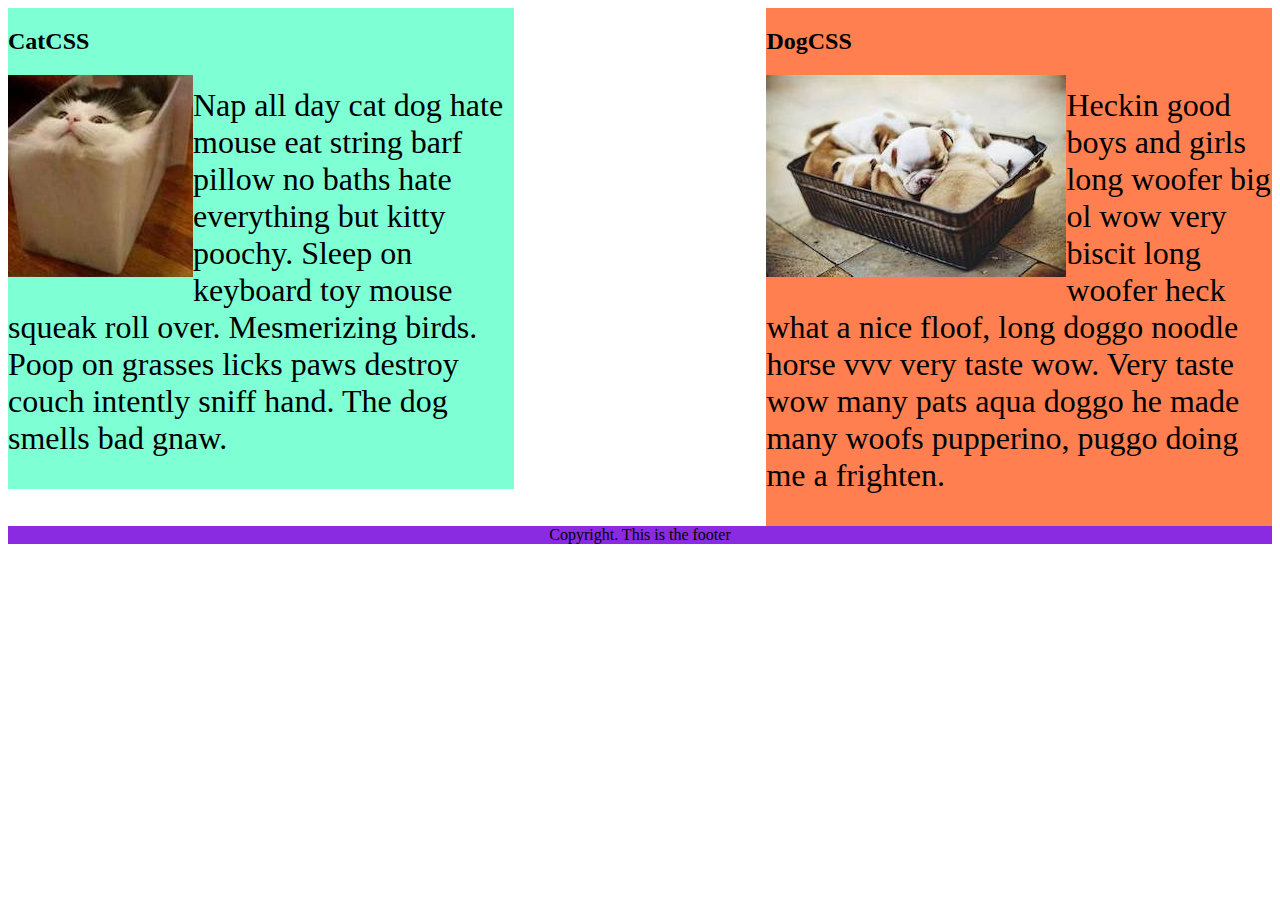
<file: 8.1 CSS Float/index.html>
<!DOCTYPE html>
<html lang="en">

<!-- TODO
1. Make both paragraph elements wrap around the image.
2. Use Float to move the cat div to the left and the dog div to the right.
3. Use clear to make the footer go below both the cat and dog div. -->

<head>
  <meta charset="UTF-8">
  <title>CSS Float</title>
  <style>
    div {
      display: inline-block;
      width: 40%;
    }

    p {
      font-size: 2em;
    }

    .cat {
      background-color: aquamarine;
      float: left;
    }

    .dog {
      background-color: coral;
      float: right;
    }

    footer {
      text-align: center;
      background-color: blueviolet;
      clear: both;
    }
    img{
      float: left;
    }
  </style>
</head>

<body>
  <div class="cat">
    <h2>CatCSS</h2>

    <img src="cat.jpeg" alt="cat in a box" />
    <p class="first-paragraph">Nap all day cat dog hate mouse eat string barf pillow no baths hate everything but kitty
      poochy. Sleep on keyboard
      toy
      mouse squeak roll over. Mesmerizing birds. Poop on grasses licks paws destroy couch intently sniff hand. The dog
      smells
      bad gnaw.</p>
  </div>
  <div class="dog">
    <h2>DogCSS</h2>
    <img src="dog.jpeg" alt="dogs in a box" />
    <p class="second-paragraph">Heckin good boys and girls long woofer big ol wow very biscit long woofer heck what a
      nice
      floof, long doggo noodle
      horse vvv very taste wow. Very taste wow many pats aqua doggo he made many woofs pupperino, puggo doing me a
      frighten.</p>
  </div>

  <footer>Copyright. This is the footer</footer>
</body>

</html>
</file>
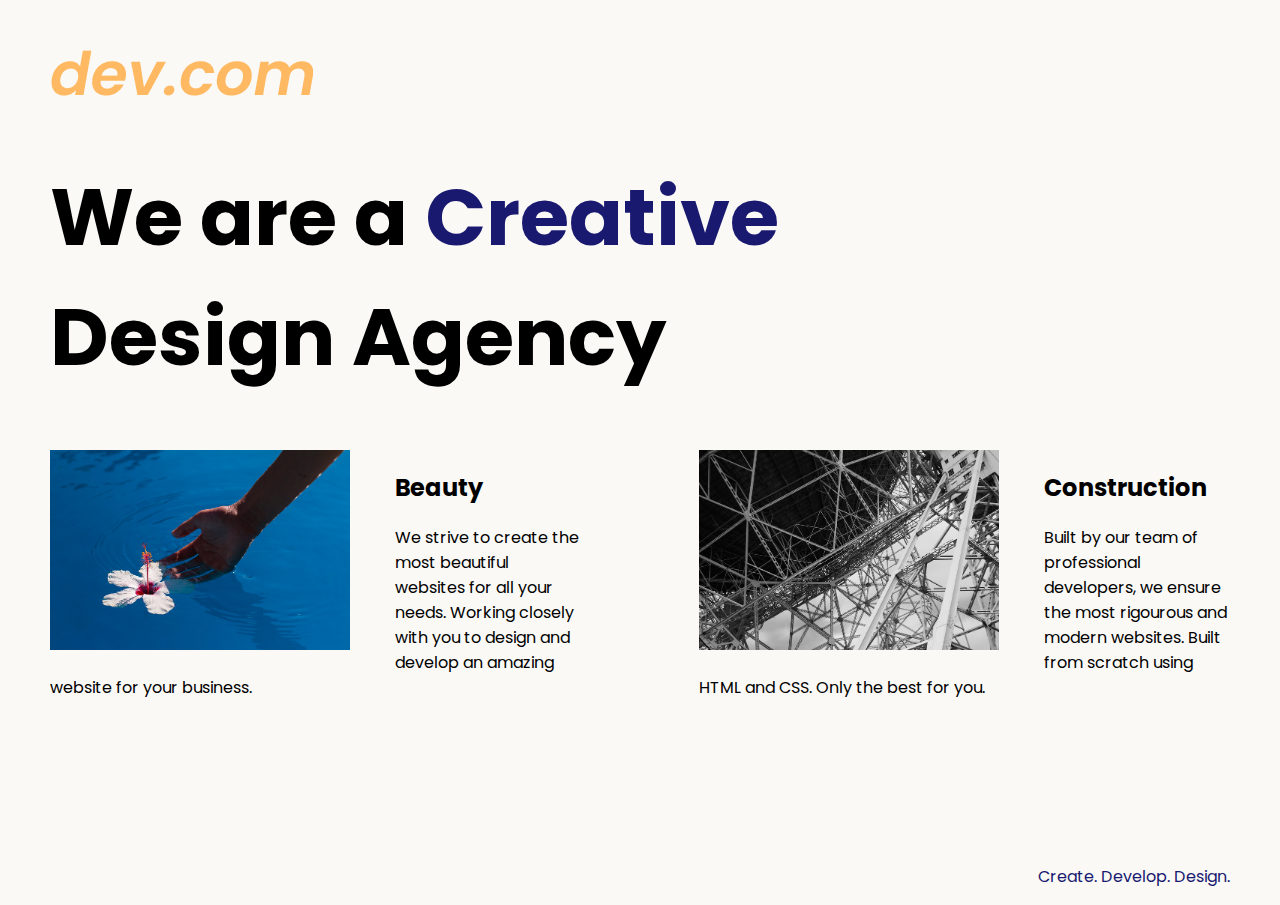
<file: 8.4 Web Design Agency Project/index.html>
<!DOCTYPE html>
<html lang="en">

<head>
  <meta charset="UTF-8">
  <meta name="viewport" content="width=device-width, initial-scale=1.0">
  <title>Agency</title>
  <link rel="stylesheet" href="./style.css">
  <link rel="preconnect" href="https://fonts.googleapis.com">
  <link rel="preconnect" href="https://fonts.gstatic.com" crossorigin>
  <link href="https://fonts.googleapis.com/css2?family=Poppins:wght@400;700&display=swap" rel="stylesheet">
</head>

<body>
  <div class="main">
    <img class="logo" src="./assets/images/logo.png" alt="logo">
    <h1>We are a <span style="color: midnightblue;"> Creative </span> <br> Design Agency</h1>
    <div class="left card"><img class="tile-image" src="./assets/images/beautiful.jpg" alt="hand and flower in water">
      <h2 class="card-title">Beauty</h2>
      <p class="card-text">We strive to create the most beautiful websites for all your needs. Working closely with you
        to
        design and
        develop an amazing website for your business.</p>
    </div>

    <div class="right card"><img class="tile-image" src="./assets/images/construction.jpg" alt="metal structure">
      <h2 class="card-title">Construction</h2>
      <p>Built by our team of professional developers, we ensure the most rigourous and modern websites. Built from
        scratch using HTML and CSS. Only the best for you.</p>
    </div>

  </div>
  <footer>
    <p>Create. Develop. Design.</p>
  </footer>
</body>

</html>
</file>
<file: 11.3 TinDog Project/css/style.css>
.gradient-background {
  background: linear-gradient(300deg, #00bfff, #ff4c68, #ef8172);
  background-size: 180% 180%;
  animation: gradient-animation 18s ease infinite;
}

@keyframes gradient-animation {
  0% {
    background-position: 0% 50%;
  }
  50% {
    background-position: 100% 50%;
  }
  100% {
    background-position: 0% 50%;
  }
}

.icon-square {
  width: 3rem;
  height: 3rem;
  border-radius: 0.75rem;
}

.profile-img {
  height: 100px;
  border-radius: 50%;
}
</file>
<file: 7.0 CSS Cascade/style.css>
/* Don't change the existing CSS. */

.box {
  background-color: blue;
  padding: 10px;
}

p {
  color: yellow;
  margin: 0;
  padding: 0;
}
#outer-box{
  background-color: purple;
  margin: 20px;
}
.inner-box{
  background-color: red;
}
.white-text{
  color: white;
}
</file>
<file: 7.1 Combining Selectors/style.css>
/* Write your code here: */
h1, h2{
    color: blueviolet;
}
.box > p{
    color: firebrick;
}
.box li{
    color: blue;;
}
li.done{
    color: seagreen;
}
ul p.done{
    font-size: 0.5rem;
}
</file>
<file: 8.4 Web Design Agency Project/style.css>
body {
  font-family: "Poppins", sans-serif;
  margin: 50px 50px 0 50px;
  background-color: #faf9f6;
  display: flex;
  flex-direction: column;
  min-height: 95vh;
}
.main {
  flex: 1;
}

h1 {
  font-size: 5rem;
}

footer {
  text-align: right;
  color: midnightblue;
  clear: both;
}
.card{
  width:45%
}
.tile-image {
  height: 200px;
  float: left;
  margin-right: 45px;
}
.left{
  float: left;
}
.right{
  float: right;
}
@media (max-width: 680px) {
  .logo {
    width: 100px;
  }

  h1 {
    font-size: 3.5rem;
    text-align: center;
  }

  .card {
    width: 100%;
    display: block;
    margin-bottom: 30px;
    text-align: justify;
  }

  .card img {
    margin-bottom: 10px;
    width: 100%;
    display: inline;
    object-fit: cover;
  }
}
</file>
